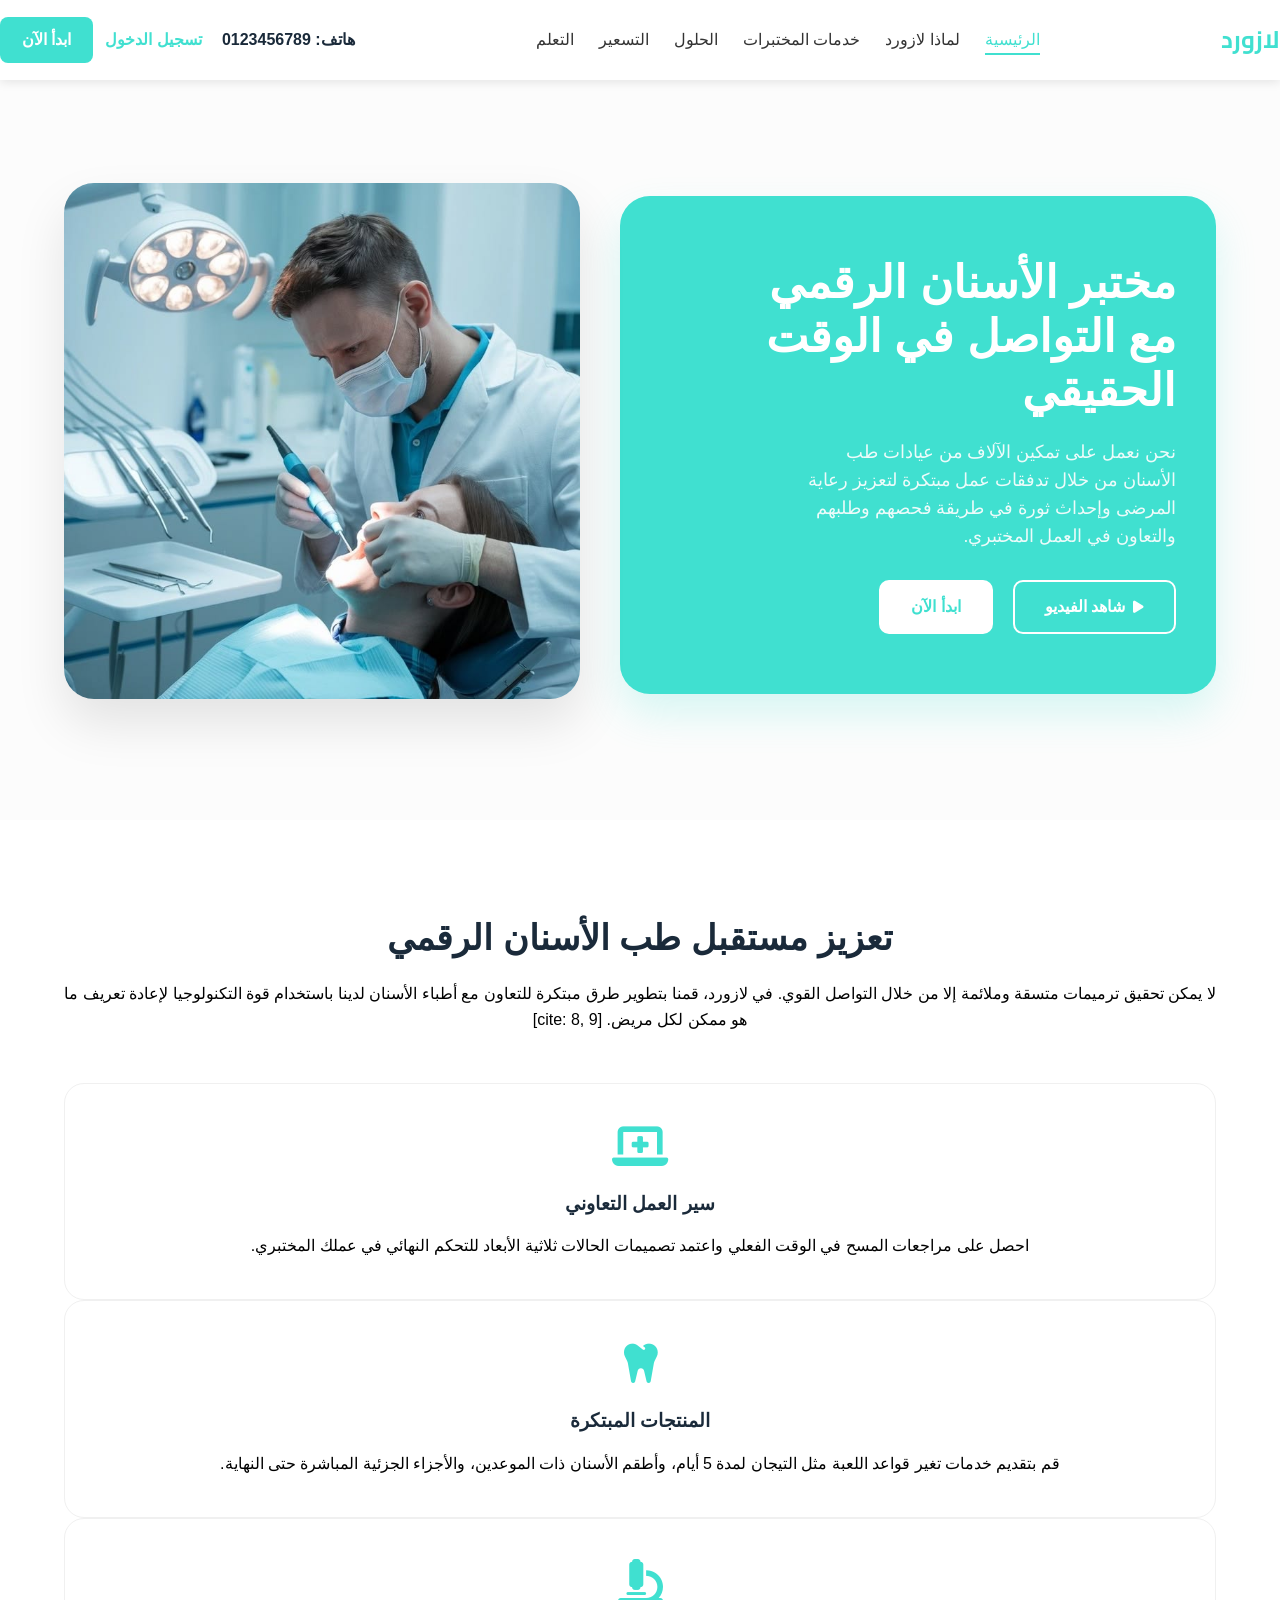
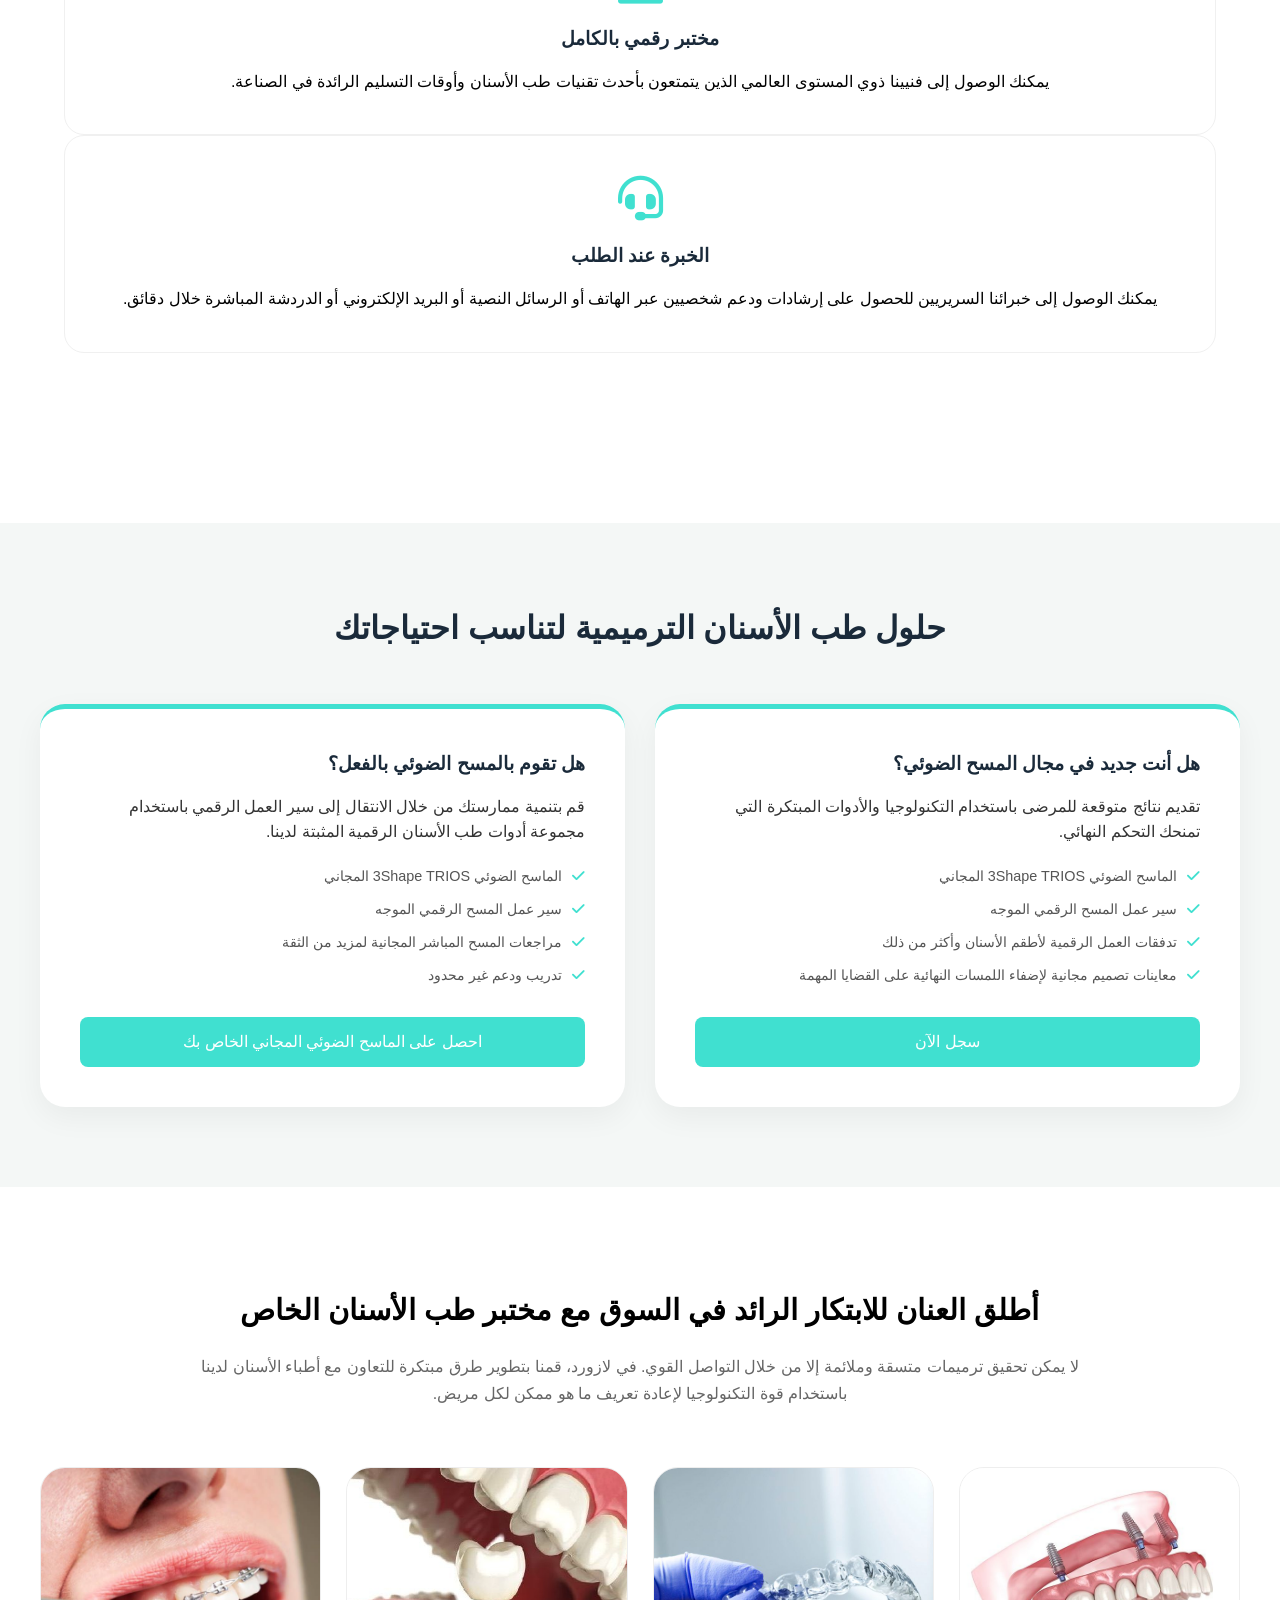
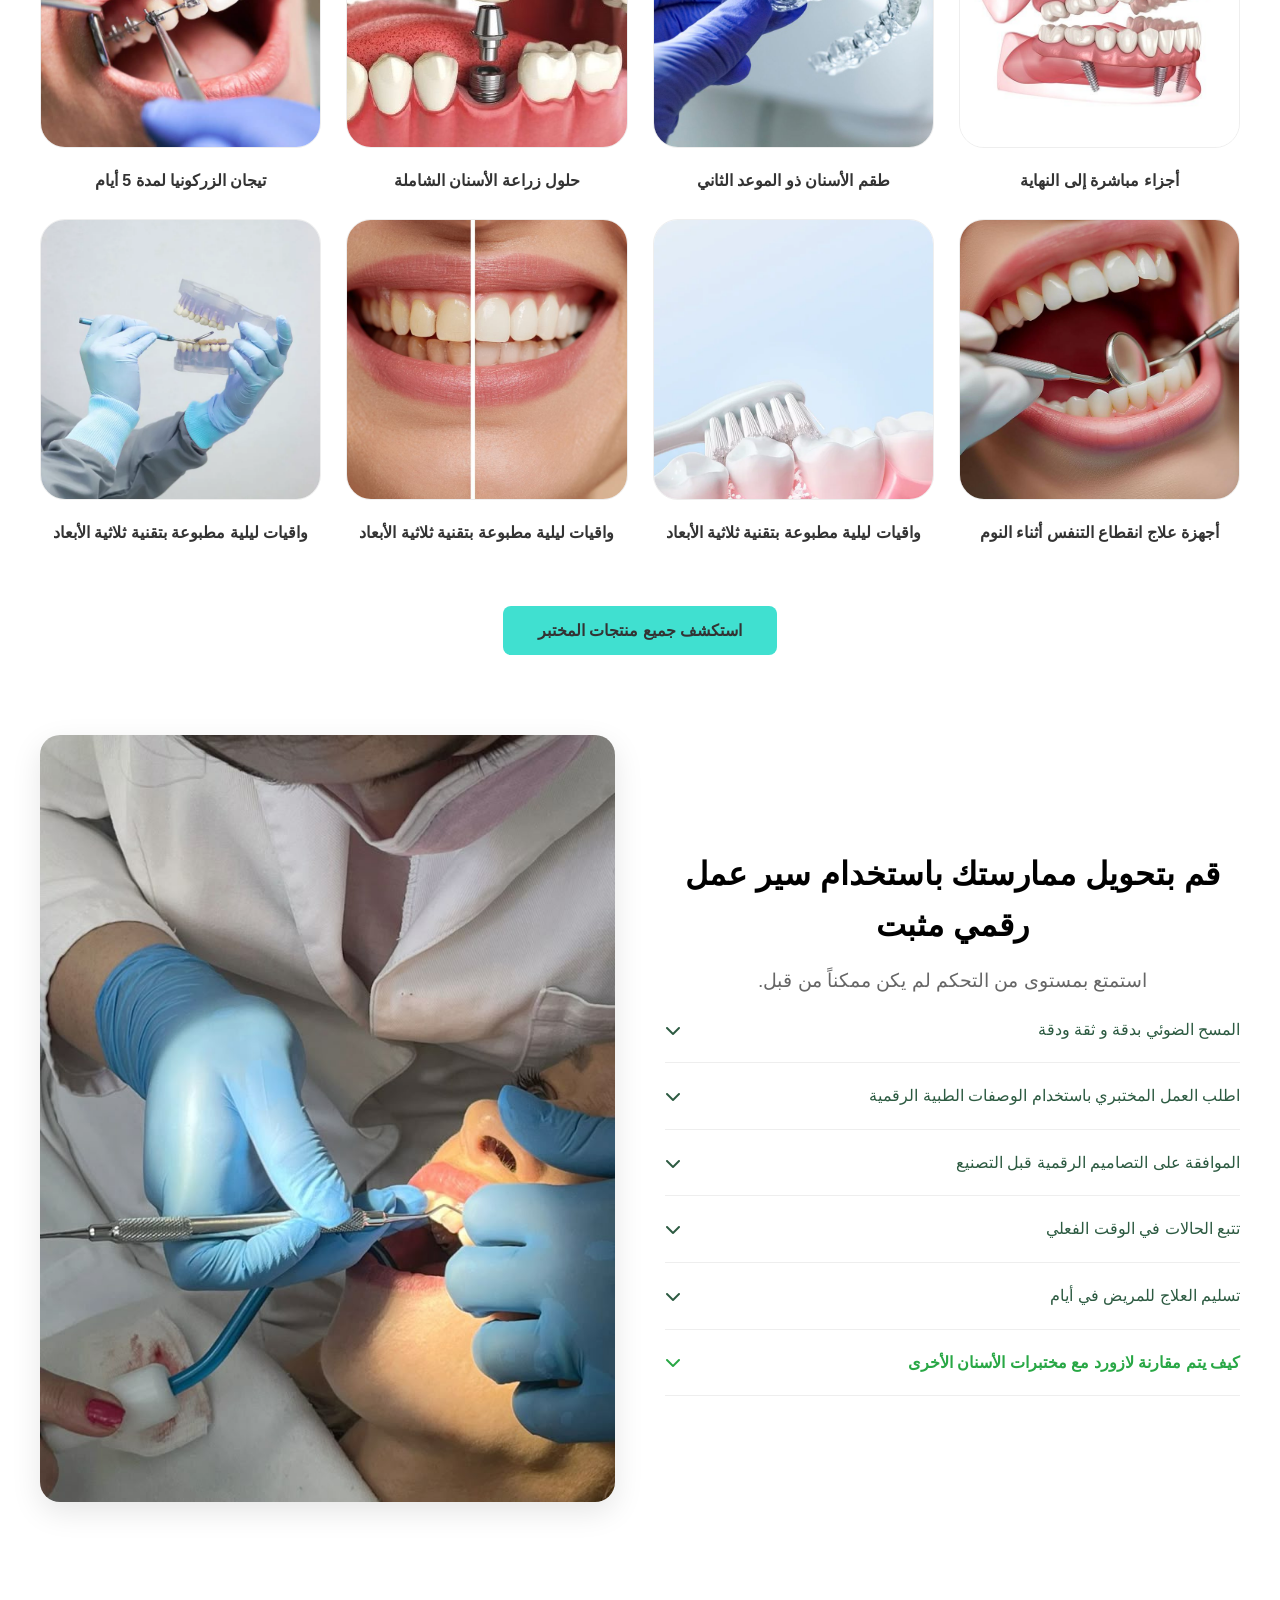
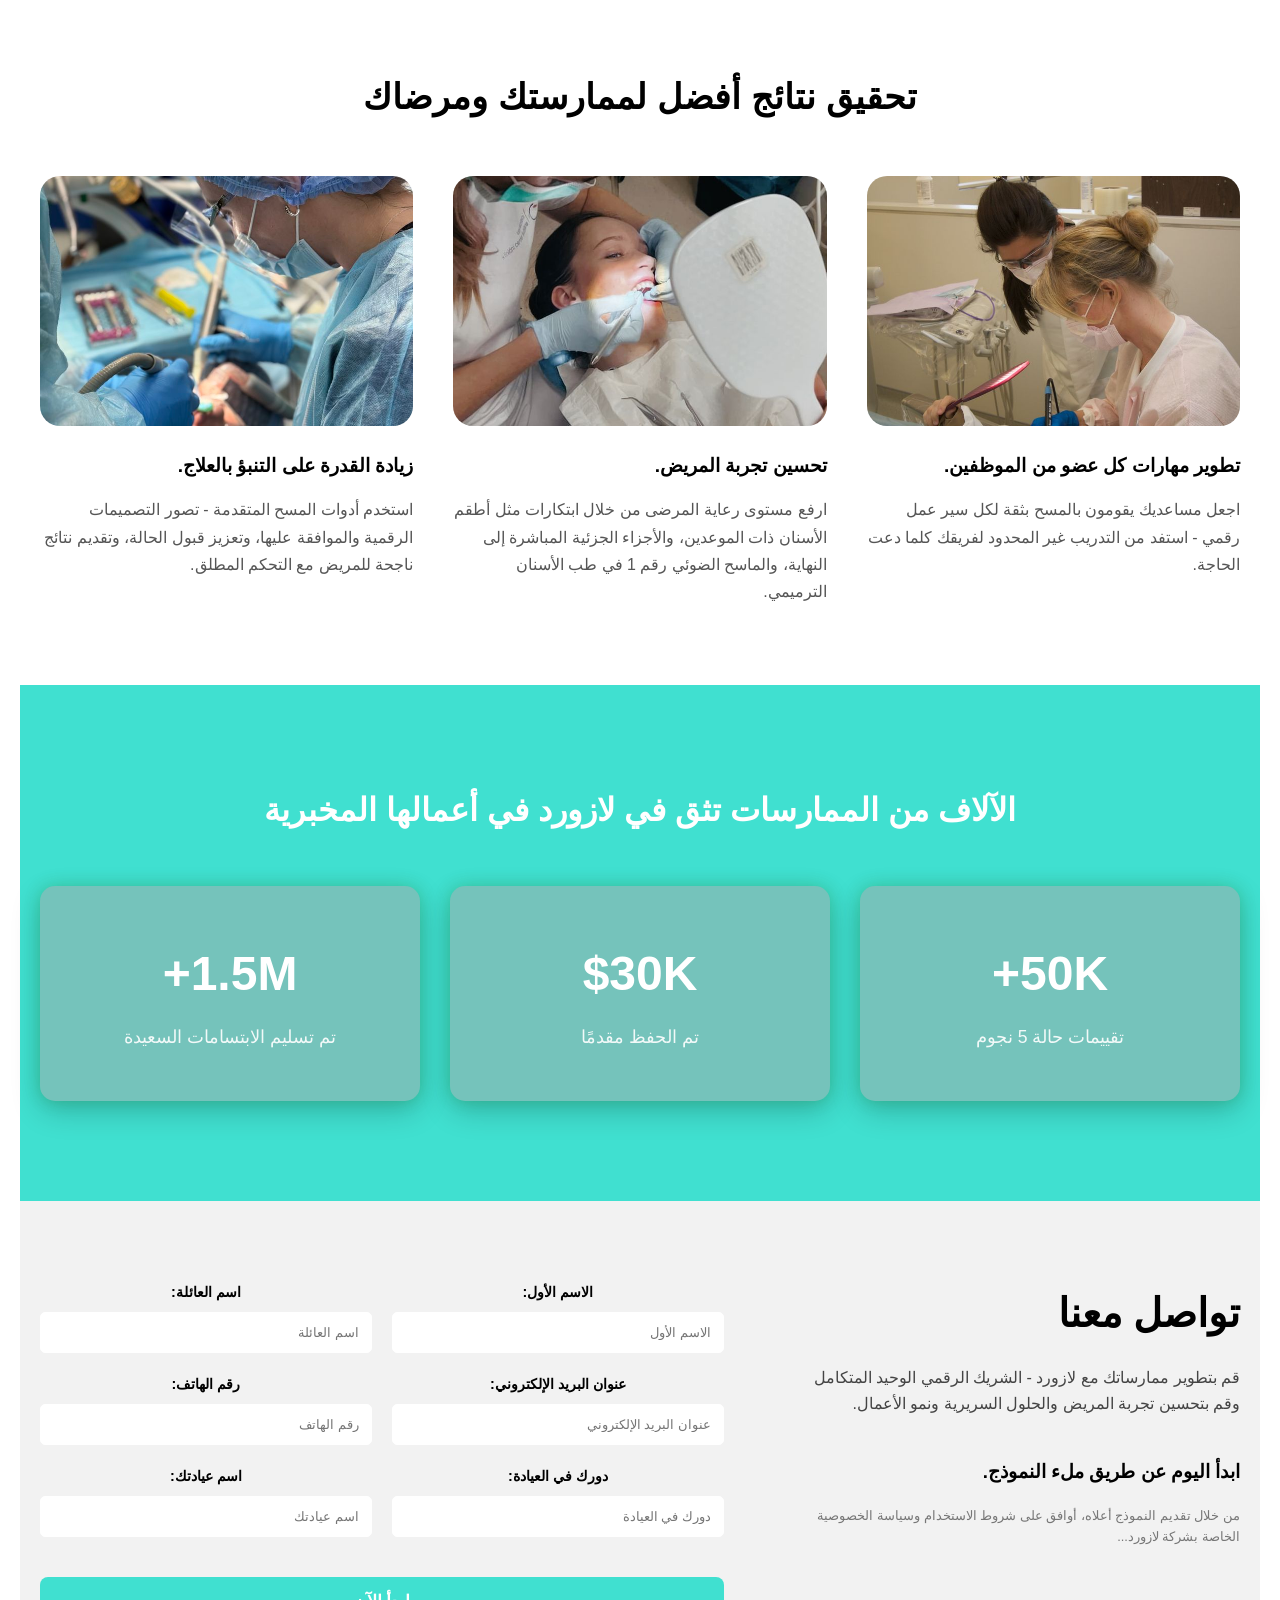
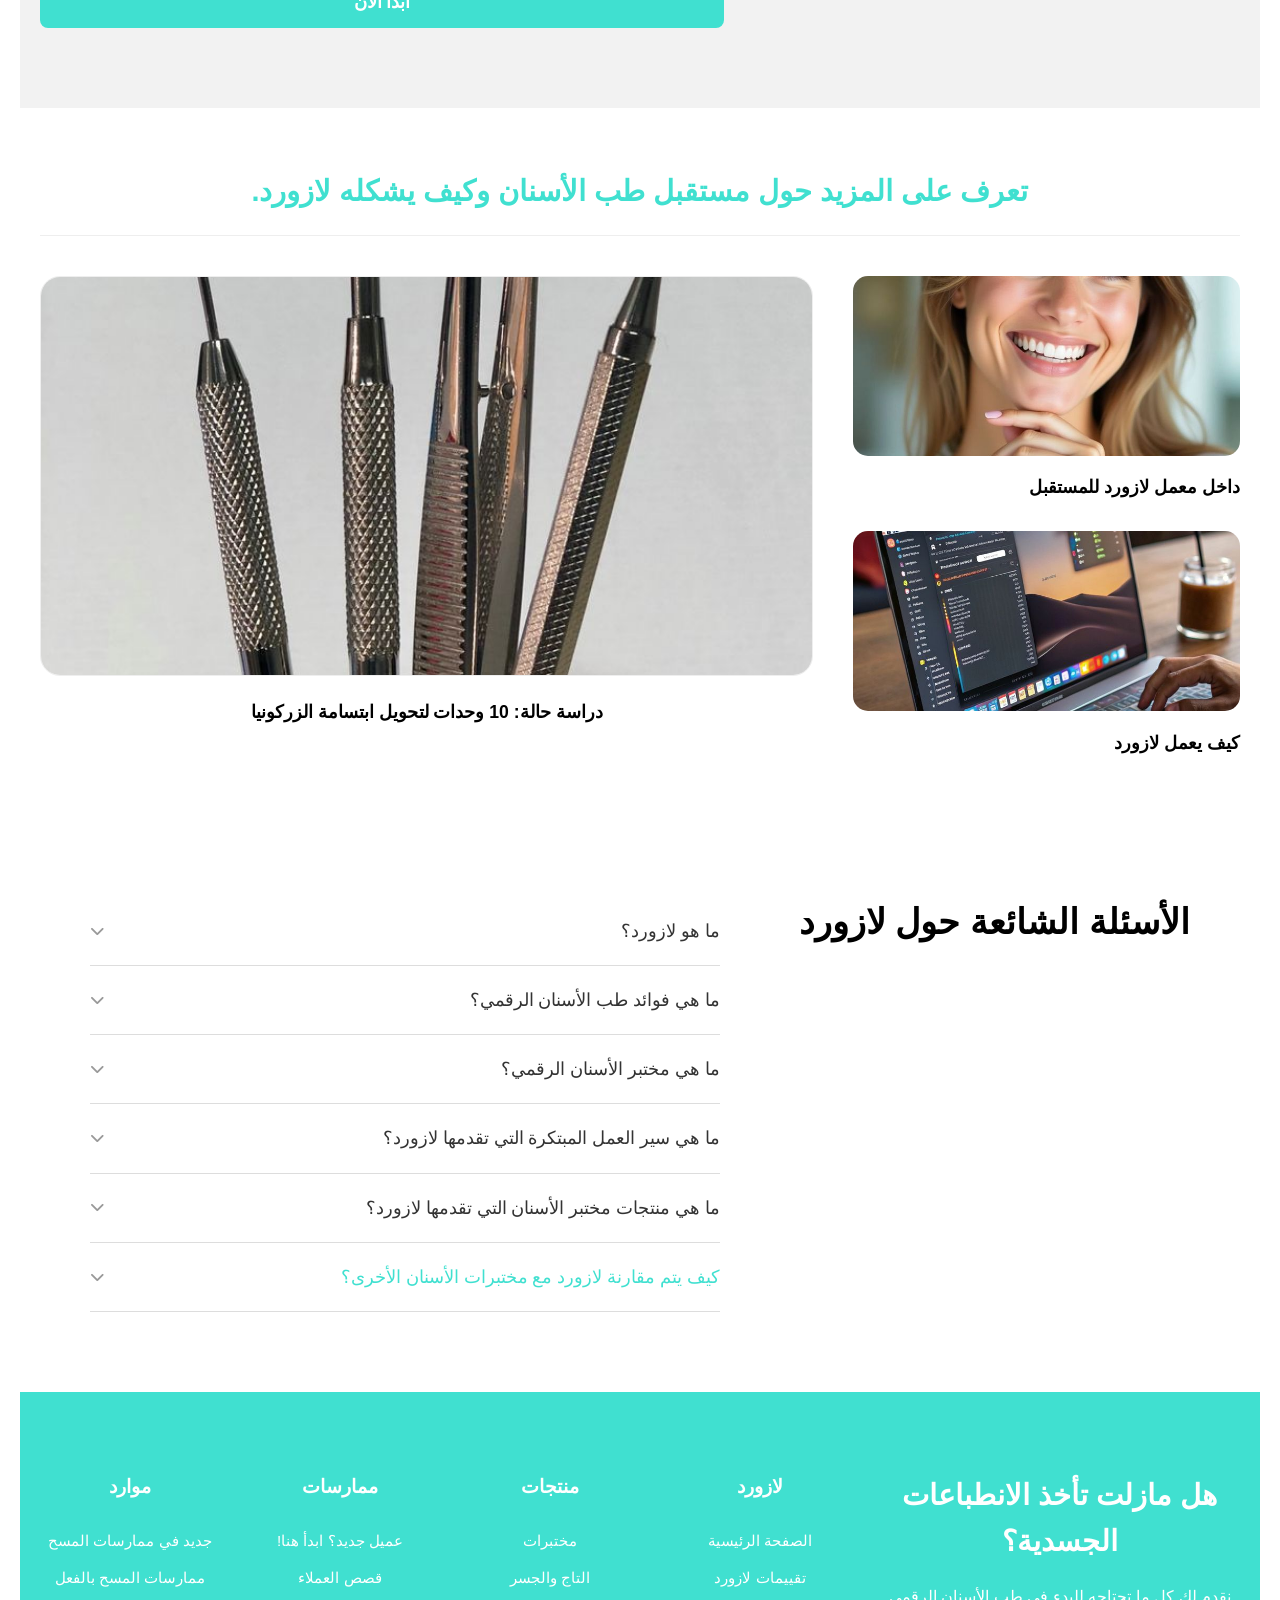
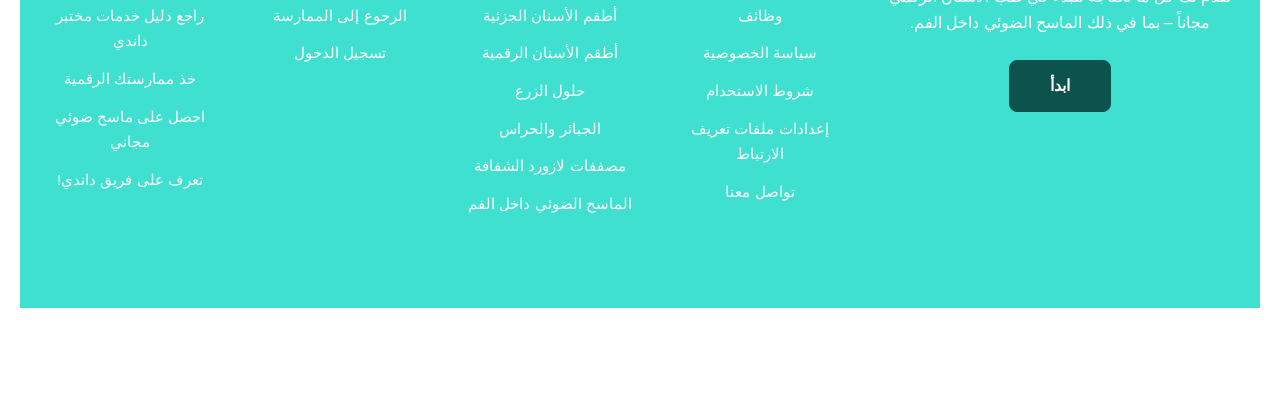
<file: index.html>
<!doctype html>
<html lang="ar">
  <head>
    <meta charset="UTF-8" />
    <meta name="viewport" content="width=device-width, initial-scale=1.0" />
    <title>Dental clinic </title>
    <link rel="icon" href="https://img.icons8.com/ios-filled/50/40E0D0/tooth.png" type="image/png">
<link rel="stylesheet" href="https://cdnjs.cloudflare.com/ajax/libs/font-awesome/6.5.1/css/all.min.css" crossorigin="anonymous" referrerpolicy="no-referrer">
    <link rel="stylesheet" href="style.css" />
  </head>
  <body>
<header class="main-header">
  <div class="container nav-wrapper">
    <a href="#" class="logo">لازورد</a>

    <div class="menu-toggle" id="mobile-menu">
      <span class="bar"></span>
      <span class="bar"></span>
      <span class="bar"></span>
    </div>

    <nav class="main-nav" id="nav-menu">
      <ul>
        <li><a href="index.html" class="active">الرئيسية</a></li>
        <li><a href="about.html">لماذا لازورد</a></li>
        <li><a href="services.html">خدمات المختبرات</a></li>
        <li><a href="solutions.html">الحلول</a></li>
        <li><a href="pricing.html">التسعير</a></li>
        <li><a href="learning.html">التعلم</a></li>
      </ul>
    </nav>

    <div class="header-left">
      <span class="number">هاتف: 0123456789</span>
      <div class="auth-btns">
        <a href="#" class="btn-login">تسجيل الدخول</a>
        <a href="#" class="btn-primary">ابدأ الآن</a>
      </div>
    </div>
  </div>
</header>
   <section class="hero-section"> 
    <div class="content-hero">
        <h1>مختبر الأسنان الرقمي<br> مع التواصل في الوقت <br>الحقيقي</h1> 
        <p>نحن نعمل على تمكين الآلاف من عيادات طب <br>الأسنان من خلال تدفقات عمل مبتكرة لتعزيز رعاية <br>المرضى وإحداث ثورة في طريقة فحصهم وطلبهم <br>والتعاون في العمل المختبري.</p> 
        <div class="hero-btns">
            <a href="#" class="btn-outline">شاهد الفيديو</a>
            <a href="#" class="btn-white">ابدأ الآن</a> 
        </div>
    </div>
    
    <div class="image-container">
        <img class="img-dental" src="images/hero.jpg" alt="صورة فني مختبر أسنان" />
    </div>
</section>

<section class="features-section">
    <div class="features-header">
        <h2>تعزيز مستقبل طب الأسنان الرقمي</h2>
        <p>لا يمكن تحقيق ترميمات متسقة وملائمة إلا من خلال التواصل القوي. في لازورد، قمنا بتطوير طرق مبتكرة للتعاون مع أطباء الأسنان لدينا باستخدام قوة التكنولوجيا لإعادة تعريف ما هو ممكن لكل مريض. [cite: 8, 9]</p>
    </div>

    <div class="features-grid">
        <div class="feature-card">
            <div class="icon-wrapper">
                <i class="fa-solid fa-laptop-medical"></i> </div>
            <h3>سير العمل التعاوني </h3>
            <p>احصل على مراجعات المسح في الوقت الفعلي واعتمد تصميمات الحالات ثلاثية الأبعاد للتحكم النهائي في عملك المختبري. </p>
        </div>

        <div class="feature-card">
            <div class="icon-wrapper">
                <i class="fa-solid fa-tooth"></i> </div>
            <h3>المنتجات المبتكرة </h3>
            <p>قم بتقديم خدمات تغير قواعد اللعبة مثل التيجان لمدة 5 أيام، وأطقم الأسنان ذات الموعدين، والأجزاء الجزئية المباشرة حتى النهاية. </p>
        </div>

        <div class="feature-card">
            <div class="icon-wrapper">
                <i class="fa-solid fa-microscope"></i> </div>
            <h3>مختبر رقمي بالكامل </h3>
            <p>يمكنك الوصول إلى فنيينا ذوي المستوى العالمي الذين يتمتعون بأحدث تقنيات طب الأسنان وأوقات التسليم الرائدة في الصناعة. </p>
        </div>

        <div class="feature-card">
            <div class="icon-wrapper">
                <i class="fa-solid fa-headset"></i> </div>
            <h3>الخبرة عند الطلب </h3>
            <p>يمكنك الوصول إلى خبرائنا السريريين للحصول على إرشادات ودعم شخصيين عبر الهاتف أو الرسائل النصية أو البريد الإلكتروني أو الدردشة المباشرة خلال دقائق. </p>
        </div>
    </div>
</section>
<section class="solutions-section">
    <h2>حلول طب الأسنان الترميمية لتناسب احتياجاتك</h2>
    
    <div class="solutions-grid">
        <div class="solution-card">
            <h3>هل أنت جديد في مجال المسح الضوئي؟</h3>
            <p>تقديم نتائج متوقعة للمرضى باستخدام التكنولوجيا والأدوات المبتكرة التي تمنحك التحكم النهائي.</p>
            <ul>
                <li><i class="fa-solid fa-check"></i> الماسح الضوئي 3Shape TRIOS المجاني</li>
                <li><i class="fa-solid fa-check"></i> سير عمل المسح الرقمي الموجه</li>
                <li><i class="fa-solid fa-check"></i> تدفقات العمل الرقمية لأطقم الأسنان وأكثر من ذلك</li>
                <li><i class="fa-solid fa-check"></i> معاينات تصميم مجانية لإضفاء اللمسات النهائية على القضايا المهمة</li>
            </ul>
            <a href="#" class="btn-green">سجل الآن</a>
        </div>

        <div class="solution-card">
            <h3>هل تقوم بالمسح الضوئي بالفعل؟</h3>
            <p>قم بتنمية ممارستك من خلال الانتقال إلى سير العمل الرقمي باستخدام مجموعة أدوات طب الأسنان الرقمية المثبتة لدينا.</p>
            <ul>
                <li><i class="fa-solid fa-check"></i> الماسح الضوئي 3Shape TRIOS المجاني</li>
                <li><i class="fa-solid fa-check"></i> سير عمل المسح الرقمي الموجه</li>
                <li><i class="fa-solid fa-check"></i> مراجعات المسح المباشر المجانية لمزيد من الثقة</li>
                <li><i class="fa-solid fa-check"></i> تدريب ودعم غير محدود</li>
            </ul>
            <a href="#" class="btn-green">احصل على الماسح الضوئي المجاني الخاص بك</a>
        </div>
    </div>
</section>


<section class="innovation-section">
    <div class="innovation-header">
        <h2>أطلق العنان للابتكار الرائد في السوق مع مختبر طب الأسنان الخاص </h2>
        <p>لا يمكن تحقيق ترميمات متسقة وملائمة إلا من خلال التواصل القوي. في لازورد، قمنا بتطوير طرق مبتكرة للتعاون مع أطباء الأسنان لدينا باستخدام قوة التكنولوجيا لإعادة تعريف ما هو ممكن لكل مريض.</p>
    </div>

    <div class="products-container">
        
        <div class="product-item">
            <div class="product-img-box">
                <img src="images/Dentures.jpg" alt="أجزاء مباشرة إلى النهاية">
            </div>
            <h4>أجزاء مباشرة إلى النهاية</h4>
        </div>

        <div class="product-item">
            <div class="product-img-box">
                <img src="images/تقويم.jpg" alt="طقم الأسنان ذو الموعد الثاني">
            </div>
            <h4>طقم الأسنان ذو الموعد الثاني</h4>
        </div>

        <div class="product-item">
            <div class="product-img-box">
                <img src="images/زراعة الاسنان.jpg" alt="حلول زراعة الأسنان الشاملة">
            </div>
            <h4>حلول زراعة الأسنان الشاملة</h4>
        </div>

        <div class="product-item">
            <div class="product-img-box">
                <img src="images/اسنان (2).jpg" alt="تيجان الزركونيا لمدة 5 أيام">
            </div>
            <h4>تيجان الزركونيا لمدة 5 أيام</h4>
        </div>

        <div class="product-item">
            <div class="product-img-box">
                <img src="images/اسنان (1).jpg" alt="أجهزة علاج انقطاع التنفس أثناء النوم">
            </div>
            <h4>أجهزة علاج انقطاع التنفس أثناء النوم</h4>
        </div>

        <div class="product-item">
            <div class="product-img-box">
                <img src="images/تنظيف اسنان (1).webp" alt="واقيات ليلية مطبوعة بتقنية ثلاثية الأبعاد">
            </div>
            <h4>واقيات ليلية مطبوعة بتقنية ثلاثية الأبعاد</h4>
        </div>
         <div class="product-item">
            <div class="product-img-box">
                <img src="images/تنظيف.jpg" alt="واقيات ليلية مطبوعة بتقنية ثلاثية الأبعاد">
            </div>
            <h4>واقيات ليلية مطبوعة بتقنية ثلاثية الأبعاد</h4>
        </div>
         <div class="product-item">
            <div class="product-img-box">
                <img src="images/عناية.webp" alt="واقيات ليلية مطبوعة بتقنية ثلاثية الأبعاد">
            </div>
            <h4>واقيات ليلية مطبوعة بتقنية ثلاثية الأبعاد</h4>
        </div>

    </div> <div class="explore-more">
        <a href="#" class="btn-outline-dark">استكشف جميع منتجات المختبر</a>

        <section class="workflow-section">
    <div class="workflow-container">
        <div class="accordion-side">
            <h2>قم بتحويل ممارستك باستخدام سير عمل رقمي مثبت</h2>
            <p class="subtitle">استمتع بمستوى من التحكم لم يكن ممكناً من قبل.</p>

            <div class="accordion">
                <div class="accordion-item">
                    <div class="accordion-header">
                        <span>المسح الضوئي بدقة و ثقة ودقة</span>
                        <i class="fa-solid fa-chevron-down"></i>
                    </div>
                </div>

                <div class="accordion-item">
                    <div class="accordion-header">
                        <span>اطلب العمل المختبري باستخدام الوصفات الطبية الرقمية</span>
                        <i class="fa-solid fa-chevron-down"></i>
                    </div>
                </div>

                <div class="accordion-item">
                    <div class="accordion-header">
                        <span>الموافقة على التصاميم الرقمية قبل التصنيع</span>
                        <i class="fa-solid fa-chevron-down"></i>
                    </div>
                </div>

                <div class="accordion-item">
                    <div class="accordion-header">
                        <span>تتبع الحالات في الوقت الفعلي</span>
                        <i class="fa-solid fa-chevron-down"></i>
                    </div>
                </div>

                <div class="accordion-item">
                    <div class="accordion-header">
                        <span>تسليم العلاج للمريض في أيام</span>
                        <i class="fa-solid fa-chevron-down"></i>
                    </div>
                </div>

                <div class="accordion-item">
                    <div class="accordion-header green-text">
                        <span>كيف يتم مقارنة لازورد مع مختبرات الأسنان الأخرى</span>
                        <i class="fa-solid fa-chevron-down"></i>
                    </div>
                </div>
            </div>
        </div>

        <div class="image-side-workflow">
            <img src="images/doctor (1).jpg" alt="طبيبة تشرح للمريض">
        </div>
    </div>
</section>
    <section class="benefits-section">
    <div class="benefits-header">
        <h2>تحقيق نتائج أفضل لممارستك ومرضاك</h2>
    </div>

    <div class="benefits-grid">
        <div class="benefit-item">
            <div class="benefit-img">
                <img src="images/doctor (2).jpg" alt="تطوير مهارات الموظفين">
            </div>
            <h4>تطوير مهارات كل عضو من الموظفين.</h4>
            <p>اجعل مساعديك يقومون بالمسح بثقة لكل سير عمل رقمي - استفد من التدريب غير المحدود لفريقك كلما دعت الحاجة.</p>
        </div>

        <div class="benefit-item">
            <div class="benefit-img">
                <img src="images/doctor (3).jpg" alt="تحسين تجربة المريض">
            </div>
            <h4>تحسين تجربة المريض.</h4>
            <p>ارفع مستوى رعاية المرضى من خلال ابتكارات مثل أطقم الأسنان ذات الموعدين، والأجزاء الجزئية المباشرة إلى النهاية، والماسح الضوئي رقم 1 في طب الأسنان الترميمي.</p>
        </div>

        <div class="benefit-item">
            <div class="benefit-img">
                <img src="images/doctor (4).jpg" alt="التنبؤ بالعلاج">
            </div>
            <h4>زيادة القدرة على التنبؤ بالعلاج.</h4>
            <p>استخدم أدوات المسح المتقدمة - تصور التصميمات الرقمية والموافقة عليها، وتعزيز قبول الحالة، وتقديم نتائج ناجحة للمريض مع التحكم المطلق.</p>
        </div>
    </div>
</section>
<section class="stats-section">
    <div class="stats-container">
        <h2>الآلاف من الممارسات تثق في لازورد في أعمالها المخبرية</h2>
        
        <div class="stats-grid">
            <div class="stat-card">
                <h3>50K+</h3>
                <p>تقييمات حالة 5 نجوم</p>
            </div>

            <div class="stat-card">
                <h3>$30K</h3>
                <p>تم الحفظ مقدمًا</p>
            </div>

            <div class="stat-card">
                <h3>1.5M+</h3>
                <p>تم تسليم الابتسامات السعيدة</p>
            </div>
        </div>
    </div>
</section>
<section class="contact-section">
    <div class="contact-container">
        <div class="contact-info">
            <h2>تواصل معنا</h2>
            <p>قم بتطوير ممارساتك مع لازورد - الشريك الرقمي الوحيد المتكامل وقم بتحسين تجربة المريض والحلول السريرية ونمو الأعمال.</p>
            
            <div class="cta-text">
                <h3>ابدأ اليوم عن طريق ملء النموذج.</h3>
                <p class="disclaimer">من خلال تقديم النموذج أعلاه، أوافق على شروط الاستخدام وسياسة الخصوصية الخاصة بشركة لازورد...</p>
            </div>
        </div>

        <div class="contact-form-box">
            <form action="#">
                <div class="form-row">
                    <div class="input-group">
                        <label>الاسم الأول:</label>
                        <input type="text" placeholder="الاسم الأول">
                    </div>
                    <div class="input-group">
                        <label>اسم العائلة:</label>
                        <input type="text" placeholder="اسم العائلة">
                    </div>
                </div>

                <div class="form-row">
                    <div class="input-group">
                        <label>عنوان البريد الإلكتروني:</label>
                        <input type="email" placeholder="عنوان البريد الإلكتروني">
                    </div>
                    <div class="input-group">
                        <label>رقم الهاتف:</label>
                        <input type="tel" placeholder="رقم الهاتف">
                    </div>
                </div>

                <div class="form-row">
                    <div class="input-group">
                        <label>دورك في العيادة:</label>
                        <input type="text" placeholder="دورك في العيادة">
                    </div>
                    <div class="input-group">
                        <label>اسم عيادتك:</label>
                        <input type="text" placeholder="اسم عيادتك">
                    </div>
                </div>

                <button type="submit" class="btn-submit">ابدأ الآن</button>
            </form>
        </div>
    </div>
</section>
<section class="more-info-section">
    <div class="container">
        <h2 class="section-title-green">تعرف على المزيد حول مستقبل طب الأسنان وكيف يشكله لازورد.</h2>
        <hr class="separator">

        <div class="more-info-grid">
            <div class="info-links">
                <div class="info-link-item">
                    <img src="images/ابتسامة هوليود.jpg" alt="داخل معمل لازورد">
                    <h4>داخل معمل لازورد للمستقبل</h4>
                </div>
                <div class="info-link-item">
                    <img src="images/لاب توب (1).jpg" alt="كيف يعمل لازورد">
                    <h4>كيف يعمل لازورد</h4>
                </div>
            </div>

            <div class="case-study-box">
                <div class="case-study-images">
                    <img src="images/ادوات اسنان.jpg" alt="دراسة حالة قبل وبعد">
                </div>
                <h4>دراسة حالة: 10 وحدات لتحويل ابتسامة الزركونيا</h4>
            </div>
        </div>
    </div>
</section>
<section class="faq-section">
    <div class="faq-container">
        <div class="faq-title">
            <h2>الأسئلة الشائعة حول لازورد</h2>
        </div>

        <div class="faq-list">
            <div class="faq-item">
                <div class="faq-question">
                    <span>ما هو لازورد؟</span>
                    <i class="fa-solid fa-chevron-down"></i>
                </div>
            </div>

            <div class="faq-item">
                <div class="faq-question">
                    <span>ما هي فوائد طب الأسنان الرقمي؟</span>
                    <i class="fa-solid fa-chevron-down"></i>
                </div>
            </div>

            <div class="faq-item">
                <div class="faq-question">
                    <span>ما هي مختبر الأسنان الرقمي؟</span>
                    <i class="fa-solid fa-chevron-down"></i>
                </div>
            </div>

            <div class="faq-item">
                <div class="faq-question">
                    <span>ما هي سير العمل المبتكرة التي تقدمها لازورد؟</span>
                    <i class="fa-solid fa-chevron-down"></i>
                </div>
            </div>

            <div class="faq-item">
                <div class="faq-question">
                    <span>ما هي منتجات مختبر الأسنان التي تقدمها لازورد؟</span>
                    <i class="fa-solid fa-chevron-down"></i>
                </div>
            </div>

            <div class="faq-item">
                <div class="faq-question green-text">
                    <span>كيف يتم مقارنة لازورد مع مختبرات الأسنان الأخرى؟</span>
                    <i class="fa-solid fa-chevron-down"></i>
                </div>
            </div>
        </div>
    </div>
</section>
<footer class="main-footer">
    <div class="footer-container">
        <div class="footer-column footer-cta">
            <h3>هل مازلت تأخذ الانطباعات الجسدية؟</h3>
            <p>نقدم لك كل ما تحتاجه للبدء في طب الأسنان الرقمي مجاناً – بما في ذلك الماسح الضوئي داخل الفم.</p>
            <a href="#" class="btn-footer-start">ابدأ</a>
        </div>

        <div class="footer-column">
            <h4>لازورد</h4>
            <ul>
                <li><a href="#">الصفحة الرئيسية</a></li>
                <li><a href="#">تقييمات لازورد</a></li>
                <li><a href="#">وظائف</a></li>
                <li><a href="#">سياسة الخصوصية</a></li>
                <li><a href="#">شروط الاستخدام</a></li>
                <li><a href="#">إعدادات ملفات تعريف الارتباط</a></li>
                <li><a href="#">تواصل معنا</a></li>
            </ul>
        </div>

        <div class="footer-column">
            <h4>منتجات</h4>
            <ul>
                <li><a href="#">مختبرات</a></li>
                <li><a href="#">التاج والجسر</a></li>
                <li><a href="#">أطقم الأسنان الجزئية</a></li>
                <li><a href="#">أطقم الأسنان الرقمية</a></li>
                <li><a href="#">حلول الزرع</a></li>
                <li><a href="#">الجبائر والحراس</a></li>
                <li><a href="#">مصففات لازورد الشفافة</a></li>
                <li><a href="#">الماسح الضوئي داخل الفم</a></li>
            </ul>
        </div>

        <div class="footer-column">
            <h4>ممارسات</h4>
            <ul>
                <li><a href="#">عميل جديد؟ ابدأ هنا!</a></li>
                <li><a href="#">قصص العملاء</a></li>
                <li><a href="#">الرجوع إلى الممارسة</a></li>
                <li><a href="#">تسجيل الدخول</a></li>
            </ul>
        </div>

        <div class="footer-column">
            <h4>موارد</h4>
            <ul>
                <li><a href="#">جديد في ممارسات المسح</a></li>
                <li><a href="#">ممارسات المسح بالفعل</a></li>
                <li><a href="#">راجع دليل خدمات مختبر داندي</a></li>
                <li><a href="#">خذ ممارستك الرقمية</a></li>
                <li><a href="#">احصل على ماسح ضوئي مجاني</a></li>
                <li><a href="#">تعرف على فريق داندي!</a></li>
            </ul>
        </div>
    </div>
</footer>
<script src="main.js"></script>
  </body>
</html>
</file>
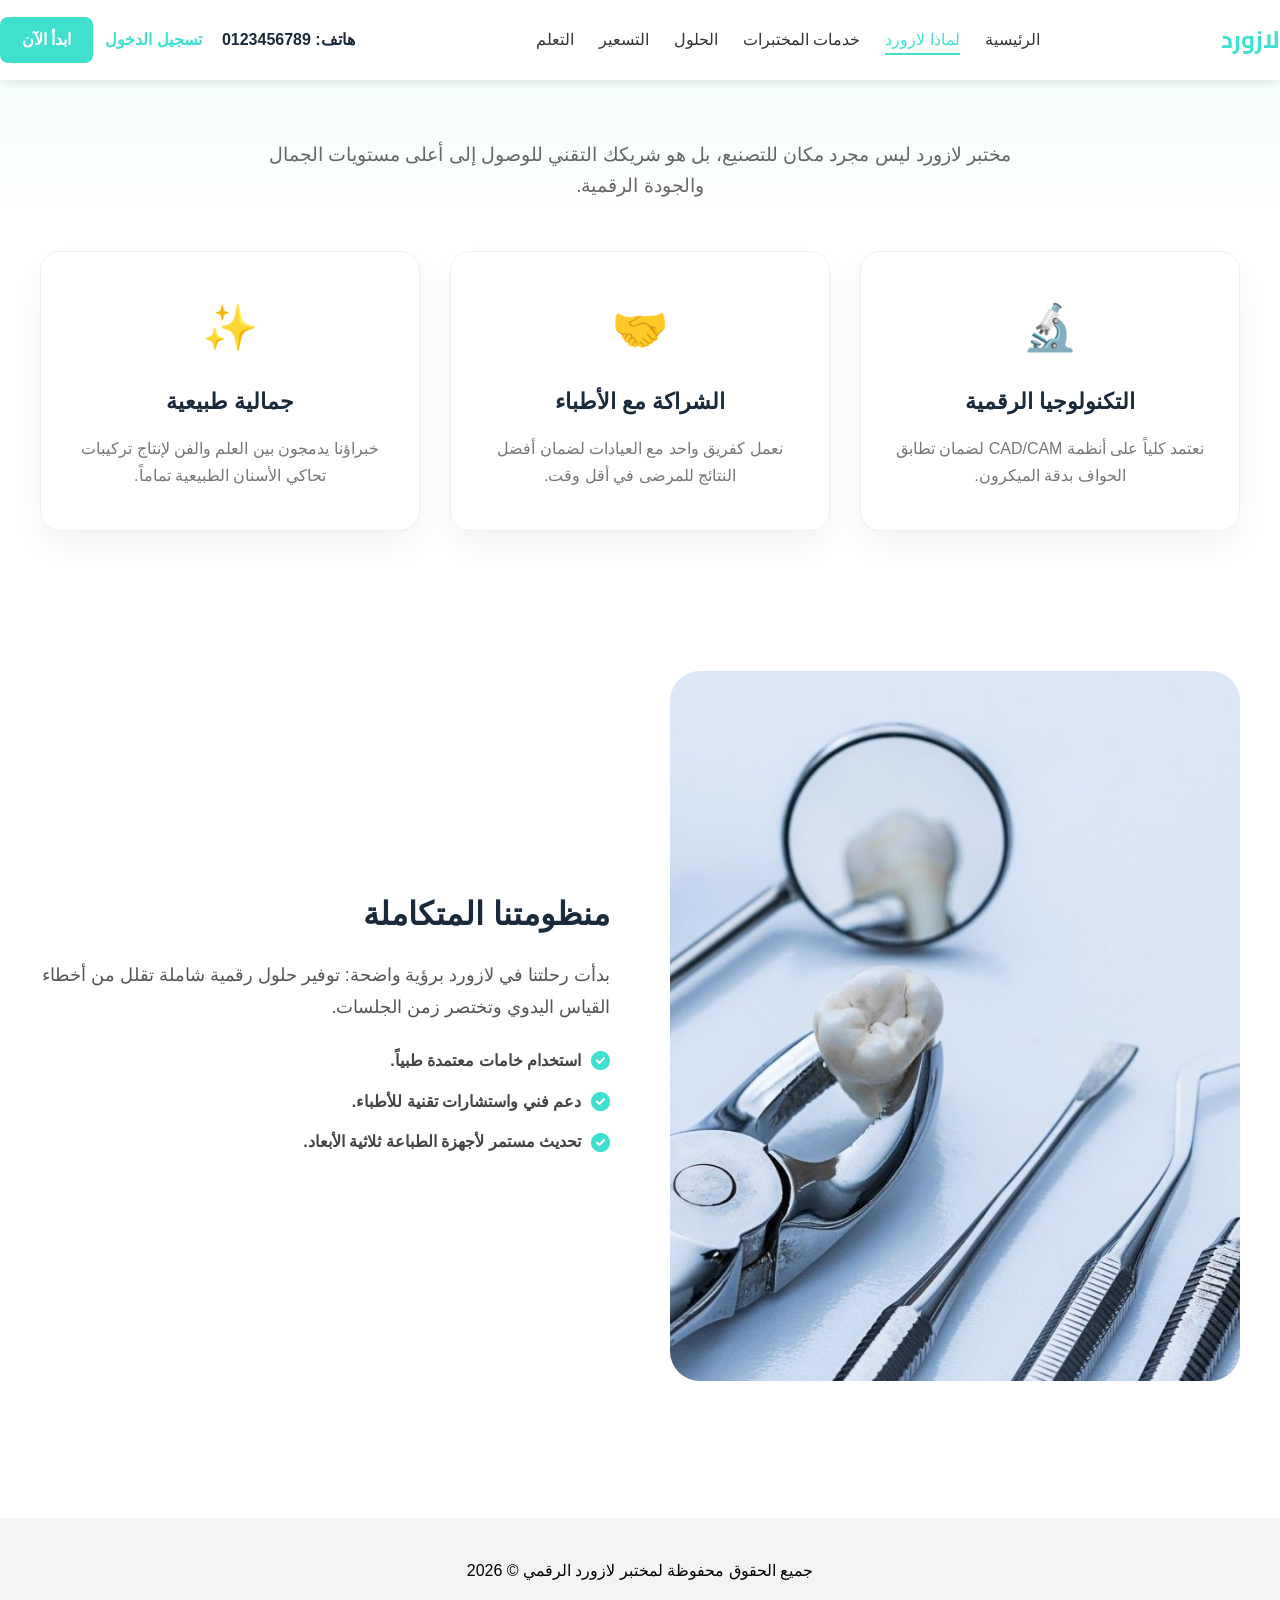
<file: about.html>
<!doctype html>
<html lang="ar" dir="rtl">
  <head>
    <meta charset="UTF-8" />
    <meta name="viewport" content="width=device-width, initial-scale=1.0" />
    <title>لماذا لازورد - عن المختبر</title>
    <link
      rel="stylesheet"
      href="https://cdnjs.cloudflare.com/ajax/libs/font-awesome/6.0.0/css/all.min.css"
    />
    <link rel="stylesheet" href="style.css" />
  </head>
  <body>
    <header class="main-header">
      <div class="container nav-wrapper">
        <a href="#" class="logo">لازورد</a>

        <div class="menu-toggle" id="mobile-menu">
          <span class="bar"></span>
          <span class="bar"></span>
          <span class="bar"></span>
        </div>

        <nav class="main-nav" id="nav-menu">
          <ul>
            <li><a href="index.html">الرئيسية</a></li>
            <li><a href="about.html" class="active">لماذا لازورد</a></li>
            <li><a href="services.html">خدمات المختبرات</a></li>
            <li><a href="solutions.html">الحلول</a></li>
            <li><a href="pricing.html">التسعير</a></li>
            <li><a href="learning.html">التعلم</a></li>
          </ul>
        </nav>

        <div class="header-left">
          <span class="number">هاتف: 0123456789</span>
          <div class="auth-btns">
            <a href="#" class="btn-login">تسجيل الدخول</a>
            <a href="#" class="btn-primary">ابدأ الآن</a>
          </div>
        </div>
      </div>
    </header>

    <main>
      <section class="about-intro-section">
        <div class="container">
          <p class="subtitle">
            مختبر لازورد ليس مجرد مكان للتصنيع، بل هو شريكك التقني للوصول إلى
            أعلى مستويات الجمال والجودة الرقمية.
          </p>
        </div>
      </section>

      <section class="our-values">
        <div class="container">
          <div class="values-grid">
            <div class="value-item">
              <div class="value-icon">🔬</div>
              <h3>التكنولوجيا الرقمية</h3>
              <p>
                نعتمد كلياً على أنظمة CAD/CAM لضمان تطابق الحواف بدقة الميكرون.
              </p>
            </div>
            <div class="value-item">
              <div class="value-icon">🤝</div>
              <h3>الشراكة مع الأطباء</h3>
              <p>
                نعمل كفريق واحد مع العيادات لضمان أفضل النتائج للمرضى في أقل
                وقت.
              </p>
            </div>
            <div class="value-item">
              <div class="value-icon">✨</div>
              <h3>جمالية طبيعية</h3>
              <p>
                خبراؤنا يدمجون بين العلم والفن لإنتاج تركيبات تحاكي الأسنان
                الطبيعية تماماً.
              </p>
            </div>
          </div>
        </div>
      </section>

      <section class="lab-details">
        <div class="container">
          <div class="details-flex">
            <div class="details-image">
              <img
                src="images/داخل مختبر لازورد الرقمي.jpg"
                alt="داخل مختبر لازورد الرقمي"
              />
            </div>
            <div class="details-text">
              <h2>منظومتنا المتكاملة</h2>
              <p>
                بدأت رحلتنا في لازورد برؤية واضحة: توفير حلول رقمية شاملة تقلل
                من أخطاء القياس اليدوي وتختصر زمن الجلسات.
              </p>
              <ul class="check-list">
                <li>
                  <i class="fas fa-check-circle"></i> استخدام خامات معتمدة
                  طبياً.
                </li>
                <li>
                  <i class="fas fa-check-circle"></i> دعم فني واستشارات تقنية
                  للأطباء.
                </li>
                <li>
                  <i class="fas fa-check-circle"></i> تحديث مستمر لأجهزة الطباعة
                  ثلاثية الأبعاد.
                </li>
              </ul>
            </div>
          </div>
        </div>
      </section>
    </main>

    <footer
      style="
        text-align: center;
        padding: 40px;
        background: #f4f4f4;
        margin-top: 50px;
      "
    >
      <p>جميع الحقوق محفوظة لمختبر لازورد الرقمي &copy; 2026</p>
    </footer>
    <script src="main.js"></script>
  </body>
</html>
</file>
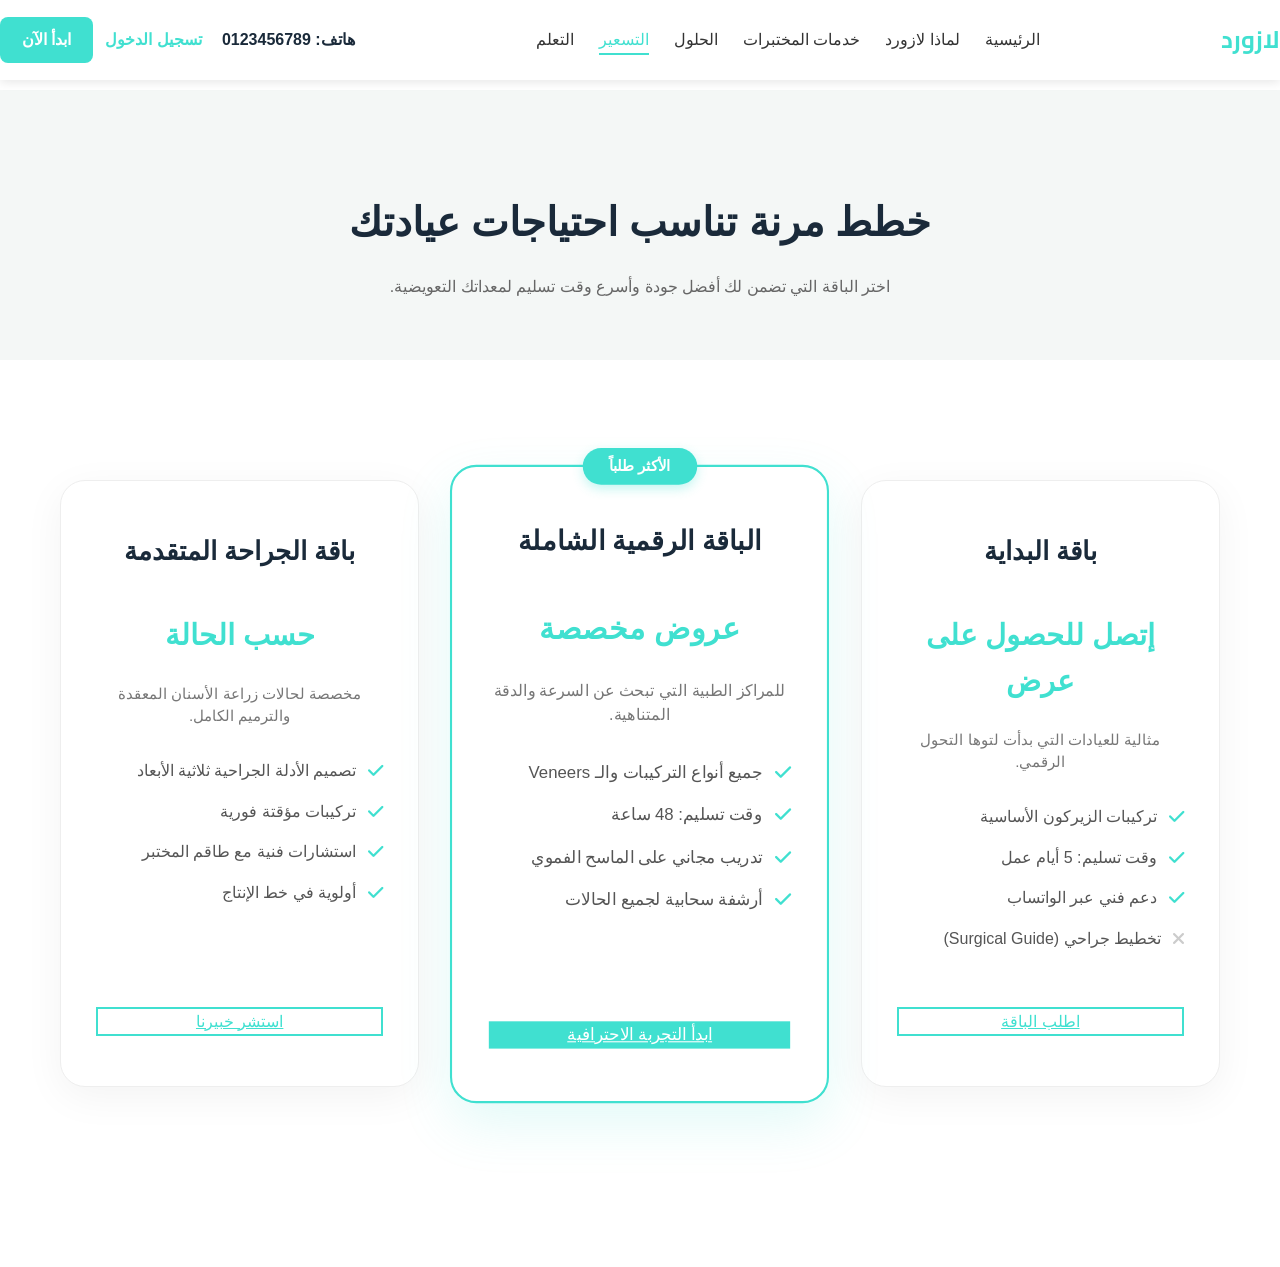
<file: pricing.html>
<!doctype html>
<html lang="ar" dir="rtl">
  <head>
    <meta charset="UTF-8" />
    <meta name="viewport" content="width=device-width, initial-scale=1.0" />
    <title>باقات التسعير - مختبر لازورد</title>
    <link
      rel="stylesheet"
      href="https://cdnjs.cloudflare.com/ajax/libs/font-awesome/6.0.0/css/all.min.css"
    />
    <link rel="stylesheet" href="style.css" />
  </head>
  <body>
    <header class="main-header">
      <div class="container nav-wrapper">
        <a href="#" class="logo">لازورد</a>

        <div class="menu-toggle" id="mobile-menu">
          <span class="bar"></span>
          <span class="bar"></span>
          <span class="bar"></span>
        </div>

        <nav class="main-nav" id="nav-menu">
          <ul>
            <li><a href="index.html">الرئيسية</a></li>
            <li><a href="about.html">لماذا لازورد</a></li>
            <li><a href="services.html">خدمات المختبرات</a></li>
            <li><a href="solutions.html">الحلول</a></li>
            <li><a href="pricing.html" class="active">التسعير</a></li>
            <li><a href="learning.html">التعلم</a></li>
          </ul>
        </nav>

        <div class="header-left">
          <span class="number">هاتف: 0123456789</span>
          <div class="auth-btns">
            <a href="#" class="btn-login">تسجيل الدخول</a>
            <a href="#" class="btn-primary">ابدأ الآن</a>
          </div>
        </div>
      </div>
    </header>

    <main>
      <section class="pricing-header">
        <h1>خطط مرنة تناسب احتياجات عيادتك</h1>
        <p>
          اختر الباقة التي تضمن لك أفضل جودة وأسرع وقت تسليم لمعداتك التعويضية.
        </p>
      </section>

      <section class="pricing-section">
        <div class="pricing-container">
          <div class="pricing-card">
            <h3>باقة البداية</h3>
            <div class="price">إتصل للحصول على عرض</div>
            <p class="description">
              مثالية للعيادات التي بدأت لتوها التحول الرقمي.
            </p>
            <ul>
              <li><i class="fas fa-check"></i> تركيبات الزيركون الأساسية</li>
              <li><i class="fas fa-check"></i> وقت تسليم: 5 أيام عمل</li>
              <li><i class="fas fa-check"></i> دعم فني عبر الواتساب</li>
              <li>
                <i class="fas fa-times gray"></i> تخطيط جراحي (Surgical Guide)
              </li>
            </ul>
            <a href="#" class="btn-outline-turquoise">اطلب الباقة</a>
          </div>

          <div class="pricing-card popular">
            <div class="badge">الأكثر طلباً</div>
            <h3>الباقة الرقمية الشاملة</h3>
            <div class="price">عروض مخصصة</div>
            <p class="description">
              للمراكز الطبية التي تبحث عن السرعة والدقة المتناهية.
            </p>
            <ul>
              <li>
                <i class="fas fa-check"></i> جميع أنواع التركيبات والـ Veneers
              </li>
              <li><i class="fas fa-check"></i> وقت تسليم: 48 ساعة</li>
              <li>
                <i class="fas fa-check"></i> تدريب مجاني على الماسح الفموي
              </li>
              <li><i class="fas fa-check"></i> أرشفة سحابية لجميع الحالات</li>
            </ul>
            <a href="#" class="btn-turquoise">ابدأ التجربة الاحترافية</a>
          </div>

          <div class="pricing-card">
            <h3>باقة الجراحة المتقدمة</h3>
            <div class="price">حسب الحالة</div>
            <p class="description">
              مخصصة لحالات زراعة الأسنان المعقدة والترميم الكامل.
            </p>
            <ul>
              <li>
                <i class="fas fa-check"></i> تصميم الأدلة الجراحية ثلاثية
                الأبعاد
              </li>
              <li><i class="fas fa-check"></i> تركيبات مؤقتة فورية</li>
              <li>
                <i class="fas fa-check"></i> استشارات فنية مع طاقم المختبر
              </li>
              <li><i class="fas fa-check"></i> أولوية في خط الإنتاج</li>
            </ul>
            <a href="#" class="btn-outline-turquoise">استشر خبيرنا</a>
          </div>
        </div>
      </section>
    </main>
    <script src="main.js"></script>
  </body>
</html>
</file>
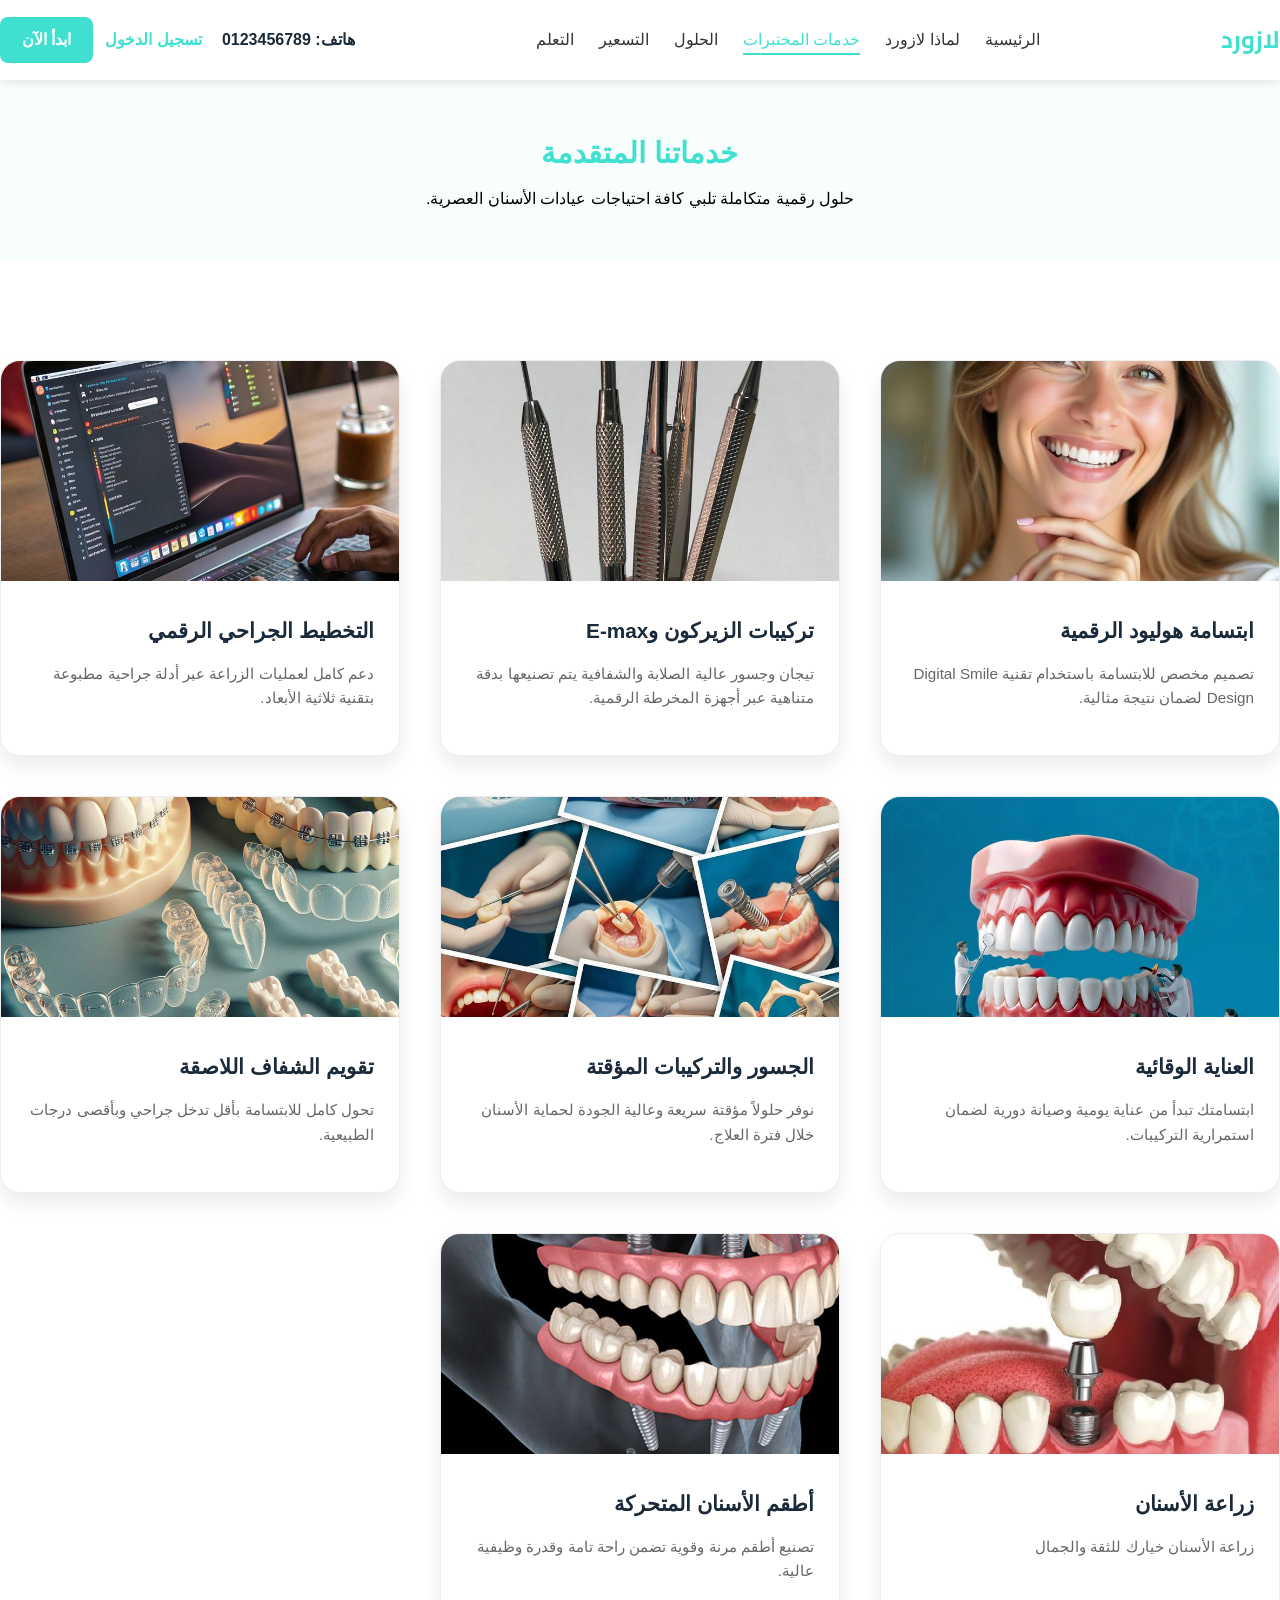
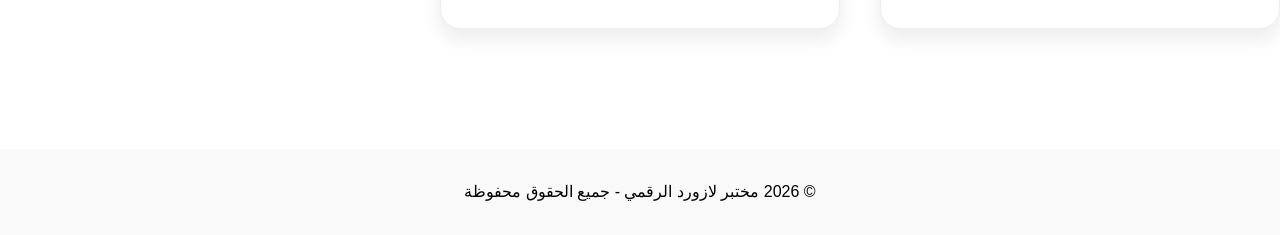
<file: services.html>
<!doctype html>
<html lang="ar" dir="rtl">
  <head>
    <meta charset="UTF-8" />
    <meta name="viewport" content="width=device-width, initial-scale=1.0" />
    <title>خدمات مختبر لازورد الرقمي</title>
    <link
      rel="stylesheet"
      href="https://cdnjs.cloudflare.com/ajax/libs/font-awesome/6.0.0/css/all.min.css"
    />
    <link rel="stylesheet" href="style.css" />
  </head>
  <body>
    <header class="main-header">
      <div class="container nav-wrapper">
        <a href="#" class="logo">لازورد</a>

        <div class="menu-toggle" id="mobile-menu">
          <span class="bar"></span>
          <span class="bar"></span>
          <span class="bar"></span>
        </div>

        <nav class="main-nav" id="nav-menu">
          <ul>
            <li><a href="index.html">الرئيسية</a></li>
            <li><a href="about.html">لماذا لازورد</a></li>
            <li><a href="services.html" class="active">خدمات المختبرات</a></li>
            <li><a href="solutions.html">الحلول</a></li>
            <li><a href="pricing.html">التسعير</a></li>
            <li><a href="learning.html">التعلم</a></li>
          </ul>
        </nav>

        <div class="header-left">
          <span class="number">هاتف: 0123456789</span>
          <div class="auth-btns">
            <a href="#" class="btn-login">تسجيل الدخول</a>
            <a href="#" class="btn-primary">ابدأ الآن</a>
          </div>
        </div>
      </div>
    </header>
    <main class="services-page">
      <section class="services-header">
        <div class="container">
          <h1 class="section-title-green">خدماتنا المتقدمة</h1>
          <p>حلول رقمية متكاملة تلبي كافة احتياجات عيادات الأسنان العصرية.</p>
        </div>
      </section>

      <section class="services-grid-container">
        <div class="container">
          <div class="services-grid">
            <div class="service-card">
              <div class="service-image">
                <img src="images/ابتسامة هوليود.jpg" alt="ابتسامة هوليود" />
              </div>
              <div class="service-info">
                <h3>ابتسامة هوليود الرقمية</h3>
                <p>
                  تصميم مخصص للابتسامة باستخدام تقنية Digital Smile Design لضمان
                  نتيجة مثالية.
                </p>
                <span class="tag">تجميل</span>
              </div>
            </div>

            <div class="service-card">
              <div class="service-image">
                <img src="images/ادوات اسنان.jpg" alt="تركيبات الزيركون" />
              </div>
              <div class="service-info">
                <h3>تركيبات الزيركون وE-max</h3>
                <p>
                  تيجان وجسور عالية الصلابة والشفافية يتم تصنيعها بدقة متناهية
                  عبر أجهزة المخرطة الرقمية.
                </p>
                <span class="tag">تركيبات</span>
              </div>
            </div>

            <div class="service-card">
              <div class="service-image">
                <img src="images/لاب توب (1).jpg" alt="التخطيط الرقمي" />
              </div>
              <div class="service-info">
                <h3>التخطيط الجراحي الرقمي</h3>
                <p>
                  دعم كامل لعمليات الزراعة عبر أدلة جراحية مطبوعة بتقنية ثلاثية
                  الأبعاد.
                </p>
                <span class="tag">تكنولوجيا</span>
              </div>
            </div>

            <div class="service-card">
              <div class="service-image">
                <img src="images/تنظيف اسنان.jpg" alt="تنظيف الاسنان" />
              </div>
              <div class="service-info">
                <h3>العناية الوقائية</h3>
                <p>
                  ابتسامتك تبدأ من عناية يومية وصيانة دورية لضمان استمرارية
                  التركيبات.
                </p>
                <span class="tag">تنظيف</span>
              </div>
            </div>

            <div class="service-card">
              <div class="service-image">
                <img
                  src="images/الجسور والتركيبات المؤقتة.tmp"
                  alt="الجسور المؤقتة"
                />
              </div>
              <div class="service-info">
                <h3>الجسور والتركيبات المؤقتة</h3>
                <p>
                  نوفر حلولاً مؤقتة سريعة وعالية الجودة لحماية الأسنان خلال فترة
                  العلاج.
                </p>
                <span class="tag">تركيبات</span>
              </div>
            </div>

            <div class="service-card">
              <div class="service-image">
                <img src="images/تقويم شفاف.jpg" alt="تقويم شفاف" />
              </div>
              <div class="service-info">
                <h3>تقويم الشفاف اللاصقة</h3>
                <p>
                  تحول كامل للابتسامة بأقل تدخل جراحي وبأقصى درجات الطبيعية.
                </p>
                <span class="tag">تجميل</span>
              </div>
            </div>

            <div class="service-card">
              <div class="service-image">
                <img src="images/زراعة الاسنان.jpg" alt="زراعة الأسنان" />
              </div>
              <div class="service-info">
                <h3>زراعة الأسنان</h3>
                <p>زراعة الأسنان خيارك للثقة والجمال</p>
                <span class="tag">زراعة</span>
              </div>
            </div>

            <div class="service-card">
              <div class="service-image">
                <img src="images/أطقم الأسنان.jpg" alt="أطقم الأسنان" />
              </div>
              <div class="service-info">
                <h3>أطقم الأسنان المتحركة</h3>
                <p>تصنيع أطقم مرنة وقوية تضمن راحة تامة وقدرة وظيفية عالية.</p>
                <span class="tag">أطقم</span>
              </div>
            </div>
          </div>
        </div>
      </section>
    </main>

    <footer style="text-align: center; padding: 30px; background: #f9f9f9">
      <p>© 2026 مختبر لازورد الرقمي - جميع الحقوق محفوظة</p>
    </footer>
    <script src="main.js"></script>
  </body>
</html>
</file>
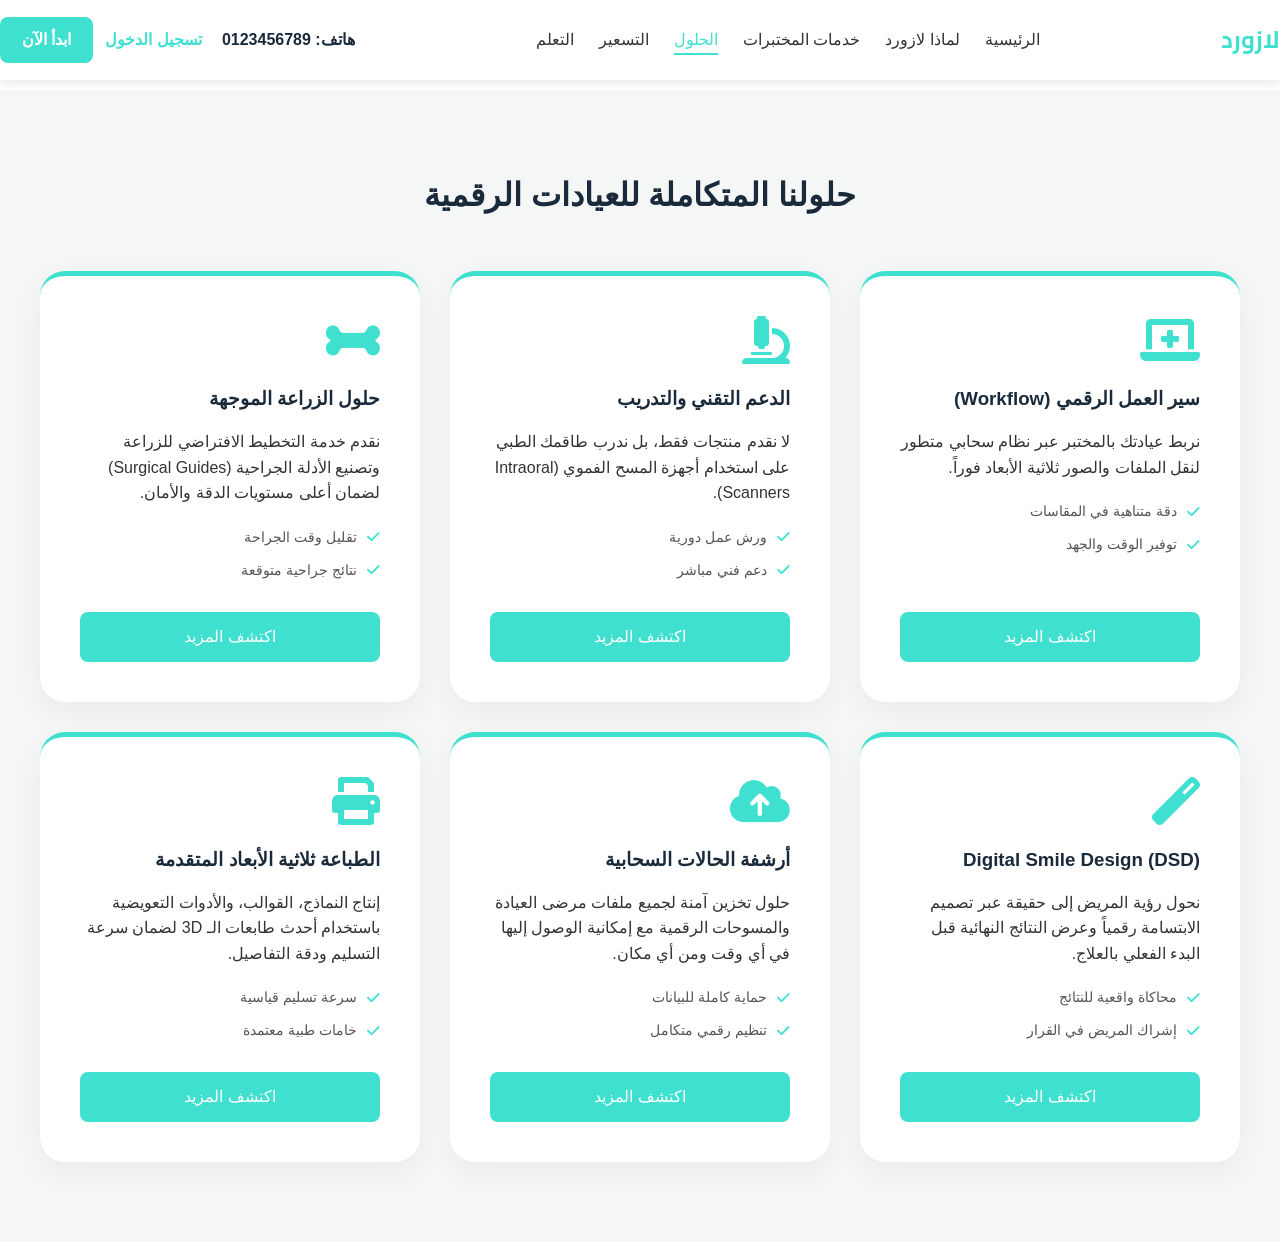
<file: solutions.html>
<!doctype html>
<html lang="ar" dir="rtl">
  <head>
    <meta charset="UTF-8" />
    <meta name="viewport" content="width=device-width, initial-scale=1.0" />
    <title>الحلول الرقمية - مختبر لازورد</title>
    <link
      rel="stylesheet"
      href="https://cdnjs.cloudflare.com/ajax/libs/font-awesome/6.0.0/css/all.min.css"
    />
    <link rel="stylesheet" href="style.css" />
  </head>
  <body>
    <header class="main-header">
      <div class="container nav-wrapper">
        <a href="#" class="logo">لازورد</a>

        <div class="menu-toggle" id="mobile-menu">
          <span class="bar"></span>
          <span class="bar"></span>
          <span class="bar"></span>
        </div>

        <nav class="main-nav" id="nav-menu">
          <ul>
            <li><a href="index.html">الرئيسية</a></li>
            <li><a href="about.html">لماذا لازورد</a></li>
            <li><a href="services.html">خدمات المختبرات</a></li>
            <li><a href="solutions.html" class="active">الحلول</a></li>
            <li><a href="pricing.html">التسعير</a></li>
            <li><a href="learning.html">التعلم</a></li>
          </ul>
        </nav>

        <div class="header-left">
          <span class="number">هاتف: 0123456789</span>
          <div class="auth-btns">
            <a href="#" class="btn-login">تسجيل الدخول</a>
            <a href="#" class="btn-primary">ابدأ الآن</a>
          </div>
        </div>
      </div>
    </header>

    <main>
      <section class="solutions-section">
        <div class="container">
          <h2>حلولنا المتكاملة للعيادات الرقمية</h2>
          <div class="solutions-grid">
            <div class="solution-card">
              <i class="fas fa-laptop-medical icon-large"></i>
              <h3>سير العمل الرقمي (Workflow)</h3>
              <p>
                نربط عيادتك بالمختبر عبر نظام سحابي متطور لنقل الملفات والصور
                ثلاثية الأبعاد فوراً.
              </p>
              <ul>
                <li><i class="fas fa-check"></i> دقة متناهية في المقاسات</li>
                <li><i class="fas fa-check"></i> توفير الوقت والجهد</li>
              </ul>
              <a href="#" class="btn-green">اكتشف المزيد</a>
            </div>

            <div class="solution-card">
              <i class="fas fa-microscope icon-large"></i>
              <h3>الدعم التقني والتدريب</h3>
              <p>
                لا نقدم منتجات فقط، بل ندرب طاقمك الطبي على استخدام أجهزة المسح
                الفموي (Intraoral Scanners).
              </p>
              <ul>
                <li><i class="fas fa-check"></i> ورش عمل دورية</li>
                <li><i class="fas fa-check"></i> دعم فني مباشر</li>
              </ul>
              <a href="#" class="btn-green">اكتشف المزيد</a>
            </div>
            <div class="solution-card">
              <i class="fas fa-bone icon-large"></i>
              <h3>حلول الزراعة الموجهة</h3>
              <p>
                نقدم خدمة التخطيط الافتراضي للزراعة وتصنيع الأدلة الجراحية
                (Surgical Guides) لضمان أعلى مستويات الدقة والأمان.
              </p>
              <ul>
                <li><i class="fas fa-check"></i> تقليل وقت الجراحة</li>
                <li><i class="fas fa-check"></i> نتائج جراحية متوقعة</li>
              </ul>
              <a href="#" class="btn-green">اكتشف المزيد</a>
            </div>

            <div class="solution-card">
              <i class="fas fa-magic icon-large"></i>
              <h3>Digital Smile Design (DSD)</h3>
              <p>
                نحول رؤية المريض إلى حقيقة عبر تصميم الابتسامة رقمياً وعرض
                النتائج النهائية قبل البدء الفعلي بالعلاج.
              </p>
              <ul>
                <li><i class="fas fa-check"></i> محاكاة واقعية للنتائج</li>
                <li><i class="fas fa-check"></i> إشراك المريض في القرار</li>
              </ul>
              <a href="#" class="btn-green">اكتشف المزيد</a>
            </div>

            <div class="solution-card">
              <i class="fas fa-cloud-upload-alt icon-large"></i>
              <h3>أرشفة الحالات السحابية</h3>
              <p>
                حلول تخزين آمنة لجميع ملفات مرضى العيادة والمسوحات الرقمية مع
                إمكانية الوصول إليها في أي وقت ومن أي مكان.
              </p>
              <ul>
                <li><i class="fas fa-check"></i> حماية كاملة للبيانات</li>
                <li><i class="fas fa-check"></i> تنظيم رقمي متكامل</li>
              </ul>
              <a href="#" class="btn-green">اكتشف المزيد</a>
            </div>

            <div class="solution-card">
              <i class="fas fa-print icon-large"></i>
              <h3>الطباعة ثلاثية الأبعاد المتقدمة</h3>
              <p>
                إنتاج النماذج، القوالب، والأدوات التعويضية باستخدام أحدث طابعات
                الـ 3D لضمان سرعة التسليم ودقة التفاصيل.
              </p>
              <ul>
                <li><i class="fas fa-check"></i> سرعة تسليم قياسية</li>
                <li><i class="fas fa-check"></i> خامات طبية معتمدة</li>
              </ul>
              <a href="#" class="btn-green">اكتشف المزيد</a>
            </div>
          </div>
        </div>
      </section>
    </main>
    <script src="main.js"></script>
  </body>
</html>
</file>
<file: style.css>
@import url("https://fonts.googleapis.com/css2?family=Cairo:wght@400;700&family=Tajawal:wght@400;700&display=swap");

:root {
  --primary-turquoise: #40e0d0;
  --dark-blue: #1a2a3a;
  --white: #ffffff;
  --gray-light: #f4f7f6;
  --transition: all 0.3s ease;
}

* {
  margin: 0;
  padding: 0;
  box-sizing: border-box;
  font-family: "Segoe UI", Tahoma, Geneva, Verdana, sans-serif;
}

body {
  direction: rtl;
  text-align: right;
  background-color: var(--white);
  line-height: 1.6;
  overflow-x: hidden;
}

.main-header {
  width: 100%;
  background: #fff;
  position: fixed;
  top: 0;
  z-index: 1000;
  box-shadow: 0 2px 10px rgba(0, 0, 0, 0.05);
  padding: 10px 0;
}

.main-header .container {
  display: flex;
  justify-content: space-between;
  align-items: center;
  max-width: 1400px;
  margin: 0 auto;
  padding: 5px 0;
  width: 100%;
}
.nav-wrapper {
  display: flex;
  align-items: center;
  justify-content: space-between;
  max-width: 1250px;
  margin: 0 auto;
  padding: 0 20px;
  gap: 20px;
}

.logo {
  flex-shrink: 0;
  font-size: 24px;
  font-weight: bold;
  color: var(--primary-turquoise);
  text-decoration: none;

  font-family: "Cairo", sans-serif;
}
.main-nav {
  flex: 1;
  display: flex;
  justify-content: center;
}

.main-nav ul {
  list-style: none;
  display: flex;
  align-items: center;
  gap: 25px;
}

.main-nav ul li a {
  text-decoration: none;
  color: #333;
  font-weight: 500;
  transition: var(--transition);
  padding-bottom: 5px;
}
.header-left {
  display: flex !important;
  align-items: center;
  gap: 20px;
  flex-shrink: 0;
}

.main-nav ul li a:hover,
.main-nav ul li a.active {
  color: var(--primary-turquoise);
  border-bottom: 2px solid var(--primary-turquoise);
}

.header-actions {
  display: flex;
  align-items: center;
  gap: 15px;
}

.number {
  color: var(--dark-blue);
  font-weight: bold;
  white-space: nowrap;
}

.auth-btns {
  display: flex;
  gap: 12px;
  align-items: center;
}

.btn-login {
  text-decoration: none;
  color: var(--primary-turquoise);
  font-weight: bold;
  transition: var(--transition);
}

.btn-primary {
  text-decoration: none;
  padding: 10px 22px;
  border-radius: 8px;
  font-weight: bold;
  background-color: var(--primary-turquoise);
  color: var(--white);
  transition: var(--transition);
  display: inline-block;
}

.btn-login:hover,
.btn-primary:hover {
  transform: translateY(-3px);
  opacity: 0.9;
}

.hero-section {
  display: flex;
  align-items: center;
  justify-content: space-between;
  padding: 120px 5% 60px;
  min-height: 90vh;
  background-color: #fcfcfc;
  max-width: 1300px;
  margin: 10px auto;
  gap: 40px;
}

.content-hero {
  flex: 1;
  background-color: var(--primary-turquoise);
  color: var(--white);
  padding: 60px 40px;
  border-radius: 30px;
  box-shadow: 0 20px 40px rgba(64, 224, 208, 0.2);
}

.content-hero h1 {
  font-size: 2.8rem;
  line-height: 1.2;
  margin-bottom: 20px;
}

.content-hero p {
  font-size: 1.1rem;
  margin-bottom: 30px;
  opacity: 0.9;
}

.hero-btns {
  display: flex;
  gap: 20px;
  margin-top: 30px;
}

.hero-btns a {
  text-decoration: none;
  padding: 12px 30px;
  border-radius: 10px;
  font-weight: bold;
  transition: all 0.3s ease;
  display: inline-flex;
  align-items: center;
  justify-content: center;
}

.btn-white {
  background-color: #ffffff;
  color: #40e0d0;
  border: 2px solid #ffffff;
}

.btn-white:hover {
  background-color: transparent;
  color: #ffffff;
  transform: translateY(-3px);
  box-shadow: 0 5px 15px rgba(0, 0, 0, 0.1);
}

.btn-outline {
  background-color: transparent;
  color: #ffffff;
  border: 2px solid #ffffff;
}

.btn-outline:hover {
  background-color: rgba(255, 255, 255, 0.1);
  transform: translateY(-3px);
}

.btn-outline::before {
  content: "\f04b";
  font-family: "Font Awesome 6 Free";
  margin-left: 8px;
  font-size: 14px;
}

.image-container {
  flex: 1;
}

.img-dental {
  width: 100%;
  height: auto;
  object-fit: cover;
  border-radius: 30px;
  box-shadow: 0 25px 50px rgba(0, 0, 0, 0.1);
  transition: var(--transition);
}

.img-dental:hover {
  transform: scale(1.02);
}

.features-section {
  padding: 80px 5%;
  background-color: var(--white);
}

.features-header {
  text-align: center;
  margin-bottom: 50px;
}

.features-header h2 {
  color: var(--dark-blue);
  font-size: 2.2rem;
  margin-bottom: 15px;
}

.features-grid {
  grid-template-columns: repeat(auto-fit, minmax(250px, 1fr));
  gap: 30px;
  max-width: 1200px;
  margin: 0 auto;
}

.feature-card {
  background: #fff;
  padding: 40px 20px;
  border-radius: 20px;
  border: 1px solid #f0f0f0;
  transition: var(--transition);
  text-align: center;
}

.feature-card:hover {
  transform: translateY(-10px);
  box-shadow: 0 15px 30px rgba(64, 224, 208, 0.15);
  border-color: var(--primary-turquoise);
}

.icon-wrapper i {
  font-size: 45px;
  color: var(--primary-turquoise);
  margin-bottom: 20px;
}

.feature-card h3 {
  color: var(--dark-blue);
  margin-bottom: 15px;
}

@media (max-width: 992px) {
  .hero-section {
    flex-direction: column-reverse;
    padding-top: 100px;
    text-align: center;
  }

  .content-hero h1 {
    font-size: 2rem;
  }

  .hero-btns {
    justify-content: center;
  }

  nav ul {
    display: none;
  }
}

@media (max-width: 600px) {
  .features-grid {
    grid-template-columns: 1fr;
  }

  .content-hero {
    padding: 30px 20px;
  }

  .main-header .number {
    display: none;
  }
}
/*solution*/
.solutions-section {
  background-color: #40e0d0;
  padding: 80px 20px;
  text-align: center;
  color: white;
  margin-top: 90px;
}

.solutions-section h2 {
  margin-bottom: 50px;
  font-size: 2rem;
}

.solutions-grid {
  display: flex;
  gap: 30px;
  max-width: 1200px;
  margin: 0 auto;
  justify-content: center;
}

.solution-card {
  background-color: white;
  color: #333;
  padding: 40px;
  border-radius: 20px;
  flex: 1;
  text-align: right;
  display: flex;
  flex-direction: column;
  align-items: flex-start;
}

.solution-card h3 {
  color: #000;
  margin-bottom: 20px;
}

.solution-card ul {
  list-style: none;
  margin: 25px 0;
  padding: 0;
}

.solution-card ul li {
  margin-bottom: 15px;
  display: flex;
  align-items: center;
  gap: 10px;
  font-size: 0.9rem;
}

.solution-card ul li i {
  color: #40e0d0;
}

.btn-green {
  background-color: #40e0d0;
  color: white;
  padding: 12px 25px;
  border-radius: 8px;
  text-decoration: none;
  margin-top: auto;
  width: 100%;
  text-align: center;
}

.innovation-section {
  padding: 100px 20px;
  background-color: #ffffff;
  text-align: center;
}

.innovation-header h2 {
  color: #000;
  font-size: 1.8rem;
  margin-bottom: 20px;
  max-width: 800px;
  margin-left: auto;
  margin-right: auto;
}

.innovation-header p {
  color: #666;
  max-width: 900px;
  margin: 0 auto 60px;
  line-height: 1.7;
}

.products-container {
  display: grid;
  grid-template-columns: repeat(4, 1fr);
  gap: 25px;
  max-width: 1200px;
  margin: 0 auto 40px;
}

.product-img-box {
  background-color: #f8f9fa;
  border: 1px solid #eee;
  border-radius: 25px;
  padding: 0px;
  margin-bottom: 20px;
  aspect-ratio: 1 / 1;
  overflow: hidden;
  display: flex;
  align-items: center;
  justify-content: center;
  transition:
    transform 0.3s ease,
    box-shadow 0.3s ease;
}

.product-img-box:hover {
  transform: translateY(-10px);
}

.product-img-box img {
  width: 100%;
  height: 100%;
  object-fit: cover;
  transition: transform 0.5s ease;
}

.product-item h4 {
  font-size: 1rem;
  color: #333;
  font-weight: 600;
}

.explore-more .btn-outline-dark {
  display: inline-block;
  padding: 12px 35px;

  color: #333;
  text-decoration: none;
  border-radius: 8px;
  font-weight: bold;
  margin-top: 20px;
  background-color: #40e0d0;
}

.workflow-section {
  padding: 80px 20px;
  background-color: #fff;
}

.workflow-container {
  display: flex;
  max-width: 1200px;
  margin: 0 auto;
  gap: 50px;
  align-items: center;
}

.accordion-side {
  flex: 1;
}

.accordion-side h2 {
  font-size: 2rem;
  margin-bottom: 15px;
  color: #000;
}

.subtitle {
  color: #666;
  margin-bottom: 4 0px;
}

.accordion-item {
  border-bottom: 1px solid #eee;
  padding: 20px 0;
  cursor: pointer;
}

.accordion-header {
  display: flex;
  justify-content: space-between;
  align-items: center;
  color: #2c5a41;
  font-weight: 500;
}

.green-text {
  color: #28a745;
  font-weight: bold;
}

.image-side-workflow {
  flex: 1;
}

.image-side-workflow img {
  width: 100%;
  border-radius: 20px;
  box-shadow: 0 10px 30px rgba(0, 0, 0, 0.1);
}

@media (max-width: 992px) {
  .workflow-container {
    flex-direction: column-reverse;
    gap: 40px;
    text-align: center;
  }

  .accordion-side h2 {
    font-size: 1.8rem;
  }

  .image-side-workflow {
    width: 100%;
    max-width: 600px;
  }
}

@media (max-width: 600px) {
  .workflow-section {
    padding: 40px 15px;
  }

  .accordion-header {
    font-size: 0.95rem;
    line-height: 1.4;
  }

  .accordion-side h2 {
    font-size: 1.5rem;
  }

  .subtitle {
    margin-bottom: 25px;
  }

  .accordion-item {
    padding: 15px 0;
  }
}
.benefits-section {
  padding: 80px 20px;
  text-align: center;
  background-color: #fff;
}

.benefits-header h2 {
  font-size: 2.2rem;
  margin-bottom: 50px;
  color: #000;
}

.benefits-grid {
  display: grid;
  grid-template-columns: repeat(3, 1fr);
  gap: 40px;
  max-width: 1200px;
  margin: 0 auto;
}

.benefit-item {
  text-align: right;
}

.benefit-img {
  margin-bottom: 25px;
  overflow: hidden;
  border-radius: 20px;
}

.benefit-img img {
  width: 100%;
  height: 250px;
  object-fit: cover;
  display: block;
}

.benefit-item h4 {
  font-size: 1.2rem;
  color: #000;
  margin-bottom: 15px;
  font-weight: bold;
}

.benefit-item p {
  font-size: 1rem;
  color: #555;
  line-height: 1.7;
}

@media (max-width: 992px) {
  .benefits-grid {
    grid-template-columns: repeat(2, 1fr);
    gap: 25px;
  }
}

/* الجوال */
@media (max-width: 600px) {
  .benefits-grid {
    grid-template-columns: 1fr;
  }
  .benefits-header h2 {
    font-size: 1.8rem;
    margin-bottom: 30px;
  }
}
/* التابلت */
@media (max-width: 992px) {
  .contact-container {
    flex-direction: column;
    text-align: center;
    gap: 40px;
  }

  .contact-info,
  .contact-form-box {
    width: 100%;
  }
}

@media (max-width: 600px) {
  .form-row {
    flex-direction: column;
    gap: 0;
  }

  .input-group {
    margin-bottom: 15px;
    width: 100%;
  }

  .contact-form-box {
    padding: 20px;
  }

  .btn-submit {
    width: 100%;
  }
}
/**/
.stats-section {
  background-color: #40e0d0;
  padding: 100px 20px;
  text-align: center;
  color: white;
}

.stats-section h2 {
  font-size: 2rem;
  margin-bottom: 50px;
  font-weight: bold;
}

.stats-grid {
  display: flex;
  justify-content: center;
  gap: 30px;
  max-width: 1200px;
  margin: 0 auto;
}

.stat-card {
  background-color: #75c3bb;
  padding: 50px 30px;
  border-radius: 15px;
  flex: 1;

  box-shadow:
    0 10px 30px rgba(0, 0, 0, 0.2),
    0 0 15px rgba(40, 167, 69, 0.3);
  transition: transform 0.3s ease;
}

.stat-card:hover {
  transform: translateY(-10px);
}

.stat-card h3 {
  font-size: 3rem;
  margin-bottom: 10px;
  font-weight: 800;
}

.stat-card p {
  font-size: 1.1rem;
  opacity: 0.9;
}

@media (max-width: 768px) {
  .stats-grid {
    flex-direction: column;
  }
}

.contact-section {
  background-color: #f2f2f2;
  padding: 80px 20px;
}

.contact-container {
  display: flex;
  max-width: 1200px;
  margin: 0 auto;
  gap: 60px;
  direction: rtl;
}

.contact-info {
  flex: 1;
  text-align: right;
}

.contact-info h2 {
  font-size: 2.5rem;
  margin-bottom: 20px;
  color: #000;
}

.contact-info p {
  color: #444;
  line-height: 1.6;
  margin-bottom: 40px;
}

.contact-form-box {
  flex: 1.5;
}

.form-row {
  display: flex;
  gap: 20px;
  margin-bottom: 20px;
}

.input-group {
  flex: 1;
  display: flex;
  flex-direction: column;
}

.input-group label {
  font-weight: bold;
  margin-bottom: 8px;
  font-size: 0.9rem;
}

.input-group input {
  padding: 12px;
  border: 1px solid #fff;
  border-radius: 5px;
  background-color: #fff;
  font-family: inherit;
  direction: rtl;
  text-align: right;
}

.btn-submit {
  background-color: #40e0d0;
  color: white;
  border: none;
  padding: 15px 40px;
  border-radius: 8px;
  font-size: 1.1rem;
  font-weight: bold;
  cursor: pointer;
  width: 100%;
  margin-top: 20px;
  transition: background 0.3s;
}

.btn-submit:hover {
  background-color: #0b534c;
}

.disclaimer {
  font-size: 0.8rem;
  color: #777 !important;
  margin-top: 20px;
}

@media (max-width: 992px) {
  .contact-container {
    flex-direction: column;
  }
  .form-row {
    flex-direction: column;
  }
}

.more-info-section {
  padding: 60px 20px;
  background-color: #fff;
}

.section-title-green {
  color: #40e0d0;
  font-size: 1.8rem;
  margin-bottom: 20px;
  text-align: center;
}

.separator {
  border: 0;
  border-top: 1px solid #eee;
  margin-bottom: 40px;
}

.more-info-grid {
  display: flex;
  gap: 40px;
  direction: rtl;
}

.info-links {
  flex: 1;
  display: flex;
  flex-direction: column;
  gap: 30px;
}

.info-link-item {
  text-align: right;
}

.info-link-item img {
  width: 100%;
  max-height: 180px;
  object-fit: cover;
  border-radius: 15px;
  margin-bottom: 10px;
  transition: transform 0.3s ease;
}

.case-study-box {
  flex: 2;
  text-align: center;
}

.case-study-images img {
  width: 100%;
  max-height: 400px;
  object-fit: cover;
  border-radius: 20px;
  border: 1px solid #eee;
  margin-bottom: 15px;
}

.case-study-box h4,
.info-link-item h4 {
  font-size: 1.1rem;
  font-weight: bold;
  color: #000;
}
.info-link-item:hover img,
.case-study-box:hover img {
  transform: scale(1.02);
}

@media (max-width: 768px) {
  .more-info-grid {
    flex-direction: column;
  }
}

.faq-section {
  padding: 80px 20px;
  background-color: #fff;
  direction: rtl;
}

.faq-container {
  max-width: 1100px;
  margin: 0 auto;
  display: flex;
  justify-content: space-between;
  align-items: flex-start;
  gap: 50px;
}

.faq-title {
  flex: 1;
}

.faq-title h2 {
  font-size: 2.2rem;
  color: #000;
  line-height: 1.4;
  text-align: right;
}

.faq-list {
  flex: 1.5;
}

.faq-item {
  border-bottom: 1px solid #ddd;
  padding: 20px 0;
  cursor: pointer;
}

.faq-question {
  display: flex;
  justify-content: space-between;
  align-items: center;
  font-size: 1.1rem;
  font-weight: 500;
  color: #333;
}

.faq-question i {
  font-size: 0.9rem;
  color: #999;
}

.faq-question.green-text {
  color: #40e0d0;
}

@media (max-width: 768px) {
  .faq-container {
    flex-direction: column;
  }
  .faq-title {
    text-align: center;
    margin-bottom: 30px;
  }
}
/*footer*/
.main-footer {
  background-color: #40e0d0;
  color: white;
  padding: 80px 20px;
  direction: rtl;
}

.footer-container {
  display: flex;
  justify-content: space-between;
  max-width: 1200px;
  margin: 0 auto;
  gap: 30px;
  flex-wrap: wrap;
}

.footer-column {
  flex: 1;
  min-width: 150px;
}

.footer-cta {
  flex: 2;
}

.footer-column h3 {
  font-size: 1.8rem;
  margin-bottom: 20px;
}

.footer-column h4 {
  font-size: 1.2rem;
  margin-bottom: 25px;
  font-weight: bold;
}

.footer-column ul {
  list-style: none;
  padding: 0;
}

.footer-column ul li {
  margin-bottom: 12px;
}

.footer-column ul li a {
  color: #ffffff;
  text-decoration: none;
  font-size: 0.95rem;
  transition: color 0.3s;
}

.footer-column ul li a:hover {
  color: white;
}

.btn-footer-start {
  display: inline-block;
  background-color: #0b534c;
  color: white;
  padding: 12px 40px;
  border-radius: 8px;
  text-decoration: none;
  margin-top: 25px;
  font-weight: bold;
  border: 1px solid #0b534c;
}

@media (max-width: 768px) {
  .footer-container {
    flex-direction: column;
    text-align: right;
  }
}
/*about html*/

.about-intro-section {
  padding: 140px 20px 30px;
  background: linear-gradient(to bottom, #f0fdfa 0%, #ffffff 100%);
  text-align: center;
}

.about-intro-section h1 {
  font-size: 2.5rem;
  margin-bottom: 20px;
  color: var(--primary-turquoise);
}

.subtitle {
  max-width: 800px;
  margin: 0 auto;
  font-size: 1.2rem;
  color: #666;
  line-height: 1.6;
  margin-bottom: 0;
}

.our-values {
  padding: 20px 20px 60px;
}

.values-grid {
  display: grid;
  grid-template-columns: repeat(auto-fit, minmax(300px, 1fr));
  gap: 30px;
  max-width: 1200px;
  margin: 0 auto;
  margin-top: 0;
}

.value-item {
  background: #fff;
  padding: 40px 30px;
  border-radius: 20px;
  text-align: center;
  box-shadow: 0 15px 35px rgba(0, 0, 0, 0.05);
  transition:
    transform 0.3s ease,
    box-shadow 0.3s ease;
  border: 1px solid #f0f0f0;
}

.value-item:hover {
  transform: translateY(-10px);
  box-shadow: 0 20px 40px rgba(64, 224, 208, 0.15);
}

.value-icon {
  font-size: 45px;
  margin-bottom: 20px;
  display: block;
}

.value-item h3 {
  color: var(--dark-blue);
  margin-bottom: 15px;
  font-size: 1.4rem;
}

.value-item p {
  color: #777;
  line-height: 1.7;
}

.lab-details {
  padding: 80px 20px;
  background-color: #fff;
}

.details-flex {
  display: flex;
  align-items: center;
  gap: 60px;
  max-width: 1200px;
  margin: 0 auto;
}

.details-image {
  flex: 1;
}

.details-image img {
  width: 100%;
  border-radius: 30px;

  object-fit: cover;
}

.details-text {
  flex: 1;
}

.details-text h2 {
  font-size: 2rem;
  color: var(--dark-blue);
  margin-bottom: 20px;
}

.details-text p {
  font-size: 1.1rem;
  color: #555;
  margin-bottom: 25px;
  line-height: 1.8;
}

.check-list {
  list-style: none;
  padding: 0;
}

.check-list li {
  margin-bottom: 15px;
  font-weight: bold;
  color: #444;
  display: flex;
  align-items: center;
  gap: 10px;
}

.check-list li i {
  color: var(--primary-turquoise);
  font-size: 1.2rem;
}

@media (max-width: 992px) {
  .details-flex {
    flex-direction: column;
    text-align: center;
  }

  .details-image img {
    box-shadow: 10px 10px 0px var(--primary-turquoise);
  }

  .check-list li {
    justify-content: center;
  }
}
/*services.html*/
.services-header {
  text-align: center;
  padding: 130px 20px;
  background-color: #f8fdfd;
}

.services-grid {
  display: grid;
  grid-template-columns: repeat(auto-fit, minmax(320px, 1fr));
  gap: 40px;
  padding: 20px 0 40px;
}
.services-header h1 {
  margin-bottom: 10px;
}

.services-header p {
  margin-bottom: -100px;
}

.service-card {
  background: #fff;
  border-radius: 20px;
  overflow: hidden;
  box-shadow: 0 10px 20px rgba(0, 0, 0, 0.08);
  transition: 0.4s;
  border: 1px solid #eee;
}

.service-card:hover {
  transform: translateY(-15px);
  box-shadow: 0 15px 30px rgba(64, 224, 208, 0.2);
}

.service-image img {
  width: 100%;
  height: 220px;
  object-fit: cover;
}

.service-info {
  padding: 25px;
  text-align: right;
}

.service-info h3 {
  color: var(--dark-blue);
  margin-bottom: 15px;
  font-size: 1.3rem;
}

.service-info p {
  color: #666;
  font-size: 0.95rem;
  line-height: 1.6;
  margin-bottom: 20px;
}

.service-info .tag {
  background: #e0f9f6;
  color: var(--primary-turquoise);
  padding: 5px 15px;
  border-radius: 50px;
  font-size: 0.8rem;
  font-weight: bold;
}

@media (max-width: 600px) {
  .services-grid {
    grid-template-columns: 1fr;
  }
}

.solutions-section {
  background-color: var(--gray-light);
  padding: 80px 20px;
  text-align: center;
}

.solutions-grid {
  display: flex;
  gap: 30px;
  max-width: 1200px;
  margin: 0 auto;
  justify-content: center;
  flex-wrap: wrap;
}

.solution-card {
  background-color: var(--white);
  padding: 40px;
  border-radius: 25px;
  flex: 1;
  min-width: 320px;
  text-align: right;
  box-shadow: 0 10px 30px rgba(0, 0, 0, 0.05);
  transition: var(--transition);
  border-top: 5px solid var(--primary-turquoise);
}

.solution-card:hover {
  transform: translateY(-10px);
}

.icon-large {
  font-size: 3rem;
  color: var(--primary-turquoise);
  margin-bottom: 20px;
}
.solutions-section h2 {
  font-size: 2rem;
  margin-bottom: 50px;
  color: var(--dark-blue);
}
.solution-card h3 {
  margin-bottom: 15px;
  color: var(--dark-blue);
}

.solution-card ul {
  list-style: none;
  margin: 20px 0;
}

.solution-card ul li {
  margin-bottom: 10px;
  font-size: 0.9rem;
  color: #555;
  display: flex;
  align-items: center;
  gap: 10px;
}

.solution-card ul li i {
  color: var(--primary-turquoise);
}
/*pricing*/
.pricing-header {
  text-align: center;
  padding: 100px 20px 60px;
  background-color: var(--gray-light);
  margin-top: 90px;
}

.pricing-header h1 {
  color: var(--dark-blue);
  font-size: 2.5rem;
  margin-bottom: 20px;
}

.pricing-header p {
  max-width: 700px;
  margin: 0 auto;
  color: #666;
  line-height: 1.6;
}

.pricing-container {
  display: flex;
  justify-content: center;
  align-items: stretch;
  gap: 40px;
  max-width: 1200px;
  margin: 40px auto 100px;
  padding: 0 20px;
  flex-wrap: wrap;
}

.pricing-card {
  background: #fff;
  border-radius: 25px;
  padding: 50px 35px;
  flex: 1;
  min-width: 320px;
  box-shadow: 0 10px 40px rgba(0, 0, 0, 0.05);
  text-align: center;
  border: 1px solid #eee;
  transition: var(--transition);
  position: relative;
  display: flex;
  flex-direction: column;
}

.pricing-card.popular {
  border: 2px solid var(--primary-turquoise);
  transform: scale(1.05);
  z-index: 2;
  box-shadow: 0 20px 50px rgba(64, 224, 208, 0.15);
}

.pricing-card.popular:hover {
  transform: scale(1.07);
}

.badge {
  position: absolute;
  top: -18px;
  left: 50%;
  transform: translateX(-50%);
  background: var(--primary-turquoise);
  color: white;
  padding: 6px 25px;
  border-radius: 50px;
  font-size: 0.9rem;
  font-weight: bold;
  box-shadow: 0 4px 10px rgba(64, 224, 208, 0.3);
}

.pricing-card h3 {
  font-size: 1.6rem;
  color: var(--dark-blue);
  margin-bottom: 15px;
}

.price {
  font-size: 1.8rem;
  font-weight: 800;
  color: var(--primary-turquoise);
  margin: 25px 0;
}

.description {
  color: #777;
  font-size: 0.95rem;
  margin-bottom: 30px;
  line-height: 1.5;
}

.pricing-card ul {
  list-style: none;
  text-align: right;
  margin-bottom: 40px;
  flex-grow: 1;
}

.pricing-card ul li {
  margin-bottom: 15px;
  font-size: 1rem;
  color: #555;
  display: flex;
  align-items: center;
  gap: 12px;
}

.pricing-card ul li i {
  font-size: 1.1rem;
}

.pricing-card ul li i.fa-check {
  color: var(--primary-turquoise);
}
.pricing-card ul li i.fa-times {
  color: #ccc;
}

.btn-pricing {
  padding: 15px 30px;
  border-radius: 12px;
  text-decoration: none;
  font-weight: bold;
  font-size: 1.1rem;
  transition: var(--transition);
  display: block;
  width: 100%;
}

.btn-turquoise {
  background-color: var(--primary-turquoise);
  color: white;
}

.btn-outline-turquoise {
  border: 2px solid var(--primary-turquoise);
  color: var(--primary-turquoise);
}

.btn-pricing:hover {
  transform: translateY(-3px);
  box-shadow: 0 5px 15px rgba(0, 0, 0, 0.1);
}

@media (max-width: 992px) {
  .pricing-container {
    margin-top: 40px;
    gap: 30px;
  }

  .pricing-card.popular {
    transform: scale(1);
  }

  .pricing-card {
    min-width: 100%;
  }
}
/* --- learning page--- */

.learning-hero {
  background:
    linear-gradient(rgba(26, 42, 58, 0.8), rgba(26, 42, 58, 0.8)),
    url("https://images.unsplash.com/photo-1629909613654-28e377c37b09?ixlib=rb-1.2.1&auto=format&fit=crop&w=1350&q=80");
  background-size: cover;
  background-position: center;
  color: white;
  text-align: center;
  padding: 120px 20px 80px;
  margin-top: 100px;
}

.learning-hero h1 {
  font-size: 2.8rem;
  margin-bottom: 15px;
}

.learning-grid-section {
  padding: 60px 0;
  background-color: #f9fbfb;
}

.learning-grid {
  display: grid;
  grid-template-columns: repeat(auto-fit, minmax(320px, 1fr));
  gap: 30px;
}

.learning-card {
  background: #fff;
  border-radius: 20px;
  overflow: hidden;
  box-shadow: 0 5px 15px rgba(0, 0, 0, 0.05);
  transition: all 0.4s ease;
  border: 1px solid #eee;
  cursor: pointer;
}

.learning-card:hover {
  transform: scale(1.05);
  box-shadow: 0 15px 35px rgba(64, 224, 208, 0.2);
  border: 2px solid var(--primary-turquoise);
}

.card-image {
  position: relative;
  height: 200px;
}

.card-image img {
  width: 100%;
  height: 100%;
  object-fit: cover;
}

.tag {
  position: absolute;
  top: 15px;
  right: 15px;
  background: var(--primary-turquoise);
  color: white;
  padding: 5px 15px;
  border-radius: 50px;
  font-size: 0.8rem;
  font-weight: bold;
}

.card-body {
  padding: 25px;
}

.card-body h3 {
  color: var(--dark-blue);
  margin-bottom: 12px;
  font-size: 1.3rem;
}

.card-body p {
  color: #666;
  line-height: 1.6;
  font-size: 0.95rem;
  margin-bottom: 20px;
}

.learn-link {
  text-decoration: none;
  color: var(--primary-turquoise);
  font-weight: bold;
  display: flex;
  align-items: center;
  gap: 8px;
  transition: 0.3s;
}

.learn-link:hover {
  gap: 15px; /* حركة سهم لطيفة */
}

/* التجاوب مع الموبايل */
@media (max-width: 768px) {
  .learning-hero h1 {
    font-size: 2rem;
  }
  .learning-card:hover {
    transform: scale(1);
  }
}

.main-header {
  height: 80px;
  position: fixed;
  top: 0;
  width: 100%;
  background-color: var(--white);
  box-shadow: 0 2px 10px rgba(0, 0, 0, 0.1);
  z-index: 1000;
  display: flex;
  align-items: center;
}

@media (max-width: 992px) {
  .main-header {
    height: auto;
    padding: 15px 0;
  }

  body {
    padding-top: 130px;
  }

  .nav-wrapper {
    flex-wrap: wrap;
    justify-content: center;
    gap: 15px;
  }

  .logo {
    order: 1;
  }

  .header-left {
    order: 2;
  }

  nav {
    order: 3;
    width: 100%;
  }

  nav ul {
    justify-content: center;
    gap: 15px;
    flex-wrap: wrap;
  }
}

@media (max-width: 600px) {
  body {
    padding-top: 150px;
  }

  .logo {
    font-size: 22px;
  }

  .number {
    display: none;
  }

  .auth-btns {
    gap: 8px;
  }

  .btn-primary,
  .btn-login {
    padding: 8px 12px;
    font-size: 13px;
  }

  .hero-section,
  .services-header,
  .features-section {
    padding: 40px 20px !important;
  }

  .services-grid,
  .features-grid {
    grid-template-columns: 1fr !important;
    gap: 20px;
  }
}

section {
  padding: 80px 0;
}
/**/

.menu-toggle {
  display: none;
  flex-direction: column;
  cursor: pointer;
  z-index: 100;
}

.menu-toggle .bar {
  width: 28px;
  height: 3px;
  background-color: #333;
  margin: 4px 0;
  transition: all 0.3s ease;
}

@media screen and (max-width: 992px) {
  .menu-toggle {
    display: flex;
  }

  .main-nav {
    position: fixed;
    top: 0;
    right: -100%;
    width: 280px;
    height: 100vh;
    background: #ffffff;
    box-shadow: -5px 0 15px rgba(0, 0, 0, 0.1);
    transition: 0.4s cubic-bezier(0.68, -0.55, 0.27, 1.55);
    z-index: 999;
    padding: 80px 30px;
  }

  .main-nav.active {
    right: 0;
  }
  .main-nav ul {
    display: flex;
    flex-direction: column;
    align-items: flex-start;
    padding: 0;
    margin-top: 30px;
    gap: 0;
  }

  .main-nav ul li {
    margin: 0;
    width: 100%;
    border-bottom: 1px solid #f5f5f5;
    list-style: none;
  }
  .main-nav ul li a {
    display: block;
    padding: 15px 10px;
    font-size: 1.1rem;
    color: #333;
    text-decoration: none;
    border-bottom: 1px solid #eee;
    transition: 0.3s all ease;
    text-align: right;
  }
  .main-nav ul li a:active,
  .main-nav ul li a:hover {
    background-color: #f9fefd;
    color: #40e0d0;
    padding-right: 20px;
  }

  .main-nav ul li:last-child a {
    border-bottom: none;
  }
}

.menu-toggle.is-active .bar:nth-child(2) {
  opacity: 0;
}
.menu-toggle.is-active .bar:nth-child(1) {
  transform: translateY(11px) rotate(45deg);
}
.menu-toggle.is-active .bar:nth-child(3) {
  transform: translateY(-11px) rotate(-45deg);
}

.header-left {
  display: none;
}
</file>
